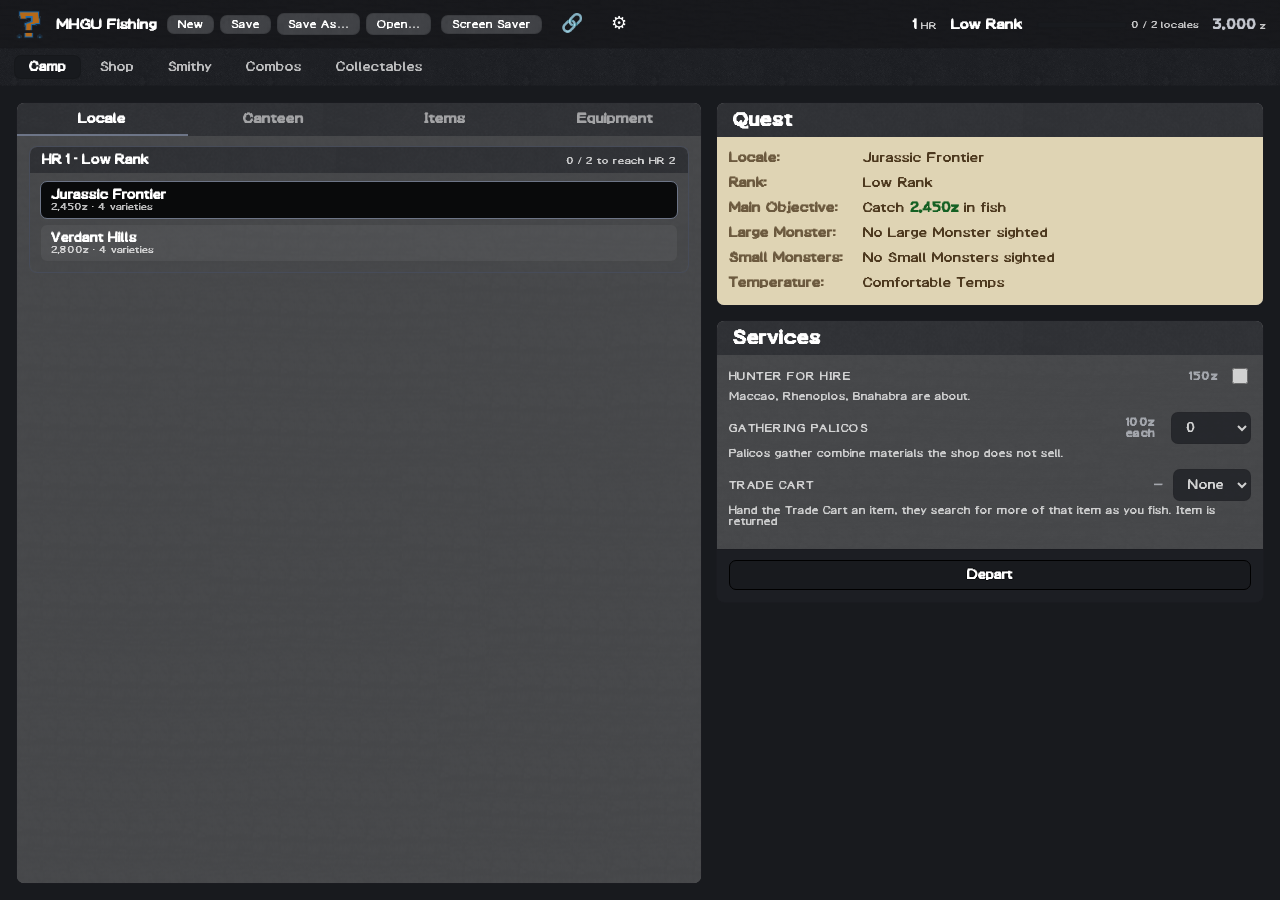
<file: docs/index.html>
<!DOCTYPE html>
<html lang="en">
<head>
<meta charset="utf-8">
<meta name="viewport" content="width=device-width, initial-scale=1">
<title>MHGU Fishing</title>
<!-- Whetfish: the first thing almost anyone catches here. -->
<link rel="icon" type="image/png" href="assets/FishIcons/MH4G-Fish_Icon_Yellow.png">
<link rel="stylesheet" href="styles.css?v=358">
</head>
<body>

<div id="app">

  <header class="titlebar titlebar-header">
    <img class="title-icon" src="assets/MonsterIcons/MHGU-Plesioth_Icon.webp" alt="">
    <h1>MHGU Fishing</h1>
    <span class="filebar">
      <button id="newBtn"    class="btn tiny">New</button>
      <button id="saveBtn"   class="btn tiny">Save <span id="dirtyDot" class="dirty-dot hidden">&#9679;</span></button>
      <button id="saveAsBtn" class="btn tiny">Save As&hellip;</button>
      <button id="openBtn"   class="btn tiny">Open&hellip;</button>
    </span>
    <input type="file" id="importFile" accept=".json,application/json" class="hidden">
    <button id="saverBtn" class="btn tiny">Screen Saver</button>
    <button id="linksBtn" class="icon-btn" title="Other MHGU apps" aria-label="Other MHGU apps">&#128279;</button>
    <button id="themeBtn" class="icon-btn" title="Theme" aria-label="Theme">&#9881;</button>
    <div class="stats">
      <span class="stat" title="Hunter Rank"><b id="hrValue">1</b><i>HR</i></span>
      <span class="stat"><b id="rankName">Low Rank</b></span>
      <span class="stat"><span class="xpbar"><i id="xpFill"></i></span><i id="xpText">0 / 0</i></span>
      <span class="stat zenny"><b id="zenny">0</b><i>z</i></span>
    </div>
  </header>

  <nav class="tabbar">
    <button id="navCamp" class="tab active">Camp</button>
    <button id="navShop" class="tab">Shop</button>
    <button id="navSmithy" class="tab">Smithy</button>
    <button id="navCombos" class="tab">Combos</button>
    <button id="navGuide" class="tab">Collectables</button>
  </nav>

  <main class="content">
   <div class="inner">

    <!-- ── Camp: prep, then depart ───────────────────────────────────────── -->
    <section id="camp" class="screen active">
      <div class="camp-grid">

        <!-- Prep is three steps, so it is three tabs. Only one matters at a time
             and each wants the whole panel: the locale list is long, the meal
             table is wide, and a pouch is only useful if you can see rows of it.
             The quest itself is NOT in here — it is the thing all three choices
             are made against, so it stays on screen throughout. -->
        <div class="panel tabs-panel">
          <div class="panel-head tab-head">
            <button id="tabLocale" class="ptab active">Locale</button>
            <button id="tabCanteen" class="ptab">Canteen</button>
            <button id="tabItems" class="ptab">Items</button>
            <!-- The same answer the smithy gives, put where the decision is made:
                 checking what you have on should not mean leaving camp. -->
            <button id="tabWorn" class="ptab">Equipment</button>
          </div>

          <div id="paneLocale" class="panel-body pane active">
            <div id="localeList" class="rung-panels"></div>
          </div>

          <div id="paneCanteen" class="panel-body pane">
            <p id="mealStats" class="mealstats"></p>
            <p id="mealFresh" class="mealfresh"></p>
            <p class="hint">A meal provides temporary buffs to HP and/or Stamina</p>
            <div class="meal-wrap table-wrap">
              <table class="meal-table">
                <thead><tr>
                  <th>Name</th><th>Health</th><th>Stamina</th><th>Cost</th>
                </tr></thead>
                <tbody id="mealTable"></tbody>
              </table>
            </div>
          </div>

          <div id="paneWorn" class="panel-body pane"></div>

          <div id="paneItems" class="panel-body pane">
            <div class="subtabs">
              <button id="subBait" class="subtab active">Bait Pouch
                <b id="tackleCount" class="slots">0 / 5</b></button>
              <button id="subItem" class="subtab">Item Pouch
                <b id="pouchCount" class="slots">0 / 6</b></button>
            </div>
            <div id="paneBait" class="subpane active">
              <ul id="tackleList" class="pouch"></ul>
            </div>
            <div id="paneItem" class="subpane">
              <ul id="pouchList" class="pouch"></ul>
            </div>
          </div>
        </div>

        <div class="camp-right">

        <div class="panel quest-panel">
          <div class="panel-head">Quest</div>
          <div class="panel-body">
            <div id="departSummary" class="depart-summary"></div>
          </div>
        </div>

        <div class="panel services-panel">
          <div class="panel-head">Services</div>
          <div class="panel-body">
            <label class="field slotrow hire">
              <span>Hunter for Hire</span>
              <span class="hire-right">
                <b id="hireCost" class="money"></b>
                <input type="checkbox" id="hireToggle">
              </span>
            </label>
            <p class="hint" id="hireHint"></p>

            <label class="field slotrow hire">
              <span>Gathering Palicos</span>
              <span class="hire-right">
                <b id="palicoCost" class="money"></b>
                <select id="palicoPick">
                  <option value="0">0</option>
                  <option value="1">1</option>
                  <option value="2">2</option>
                </select>
              </span>
            </label>
            <p class="hint" id="palicoHint"></p>

            <label class="field slotrow hire">
              <span>Trade Cart</span>
              <span class="hire-right">
                <b id="tradeCost" class="money"></b>
                <select id="tradePick"></select>
              </span>
            </label>
            <p class="hint" id="tradeHint"></p>
          </div>
          <div class="depart">
            <button id="departBtn" class="btn accent block">Depart</button>
          </div>
        </div>

        </div>

      </div>
    </section>

    <!-- ── Quest: the trip ───────────────────────────────────────────────── -->
    <section id="quest" class="screen">
      <div class="quest-head">
        <div class="gauges">
          <div class="gauge hp">
            <label>HP</label>
            <div class="bar"><i id="hpFill"></i></div>
            <span id="hpText">100 / 100</span>
          </div>
          <div class="gauge sta">
            <label>Stamina</label>
            <div class="bar"><i id="staFill"></i></div>
            <span id="staText">110 / 110</span>
          </div>
        </div>
        <div class="quest-meta">
          <span id="questLocale"></span>
          <span id="questClimate" class="climate"></span>
          <span id="questBait"></span>
        </div>
        <button id="returnBtn" class="btn accent">Retire</button>
      </div>

      <div class="quest-body">
        <div class="water" id="water">
          <!-- Only the button up here. The message moved to the foot, beside the
               bars, so the pond has the same thing above it in every state. -->
          <div id="castArea" class="cast-area">
            <button id="castBtn" class="btn accent big">Cast</button>
          </div>

          <!-- The pond OUTLIVES the cast. It used to live inside #reel, which is
               hidden between casts, so a pool that persists would have rendered
               into a hidden 0x0 box. The reel is the tension gear only now. -->
          <div id="pond" class="pond"></div>

          <!-- The foot. Everything that talks to you lives here — the bars while
               you are reeling, the result when you are not — and the two share one
               grid cell so neither can push the pond around. -->
          <div class="water-foot">
          <div id="reel" class="reel hidden">
            <div id="tensionWrap" class="tension hidden">
              <div id="strikeBar" class="strike-bar"><i id="strikeFill"></i></div>
              <div id="tensionTrack" class="tension-track">
                <i id="tensionBand" class="band"></i>
                <b id="tensionPill" class="pill"></b>
              </div>
              <div class="progress"><i id="reelProgress"></i></div>
              <div class="progress escape"><i id="reelEscape"></i></div>
            </div>
            <b id="reelName" class="reel-name"></b>
            <p id="reelHint" class="reel-hint"></p>
          </div>
          <p id="castPrompt" class="cast-prompt"></p>
          </div>
        </div>

        <div class="quest-side">
        <!-- One pane, five tabs. The haul meta sits in the head rather than in
             the Haul tab, because how far off the goal you are is the reason to
             cast again and must not disappear behind another tab. -->
        <div class="panel side-pane">
          <div class="panel-head side-head">
            <div class="subtabs setline" id="sideTabs">
              <button class="subtab active" data-side="haul">Haul</button>
              <button class="subtab" data-side="status">Status</button>
              <button class="subtab" data-side="bait">Bait</button>
              <button class="subtab" data-side="items">Items</button>
              <button class="subtab" data-side="combine">Combine</button>
            </div>
            <span class="haul-meta"><b id="haulGoal">0 / 0</b>
              <span class="haul-value" id="haulValue">0z</span></span>
          </div>
          <div class="panel-body side-body">
            <div class="side-view active" data-side="haul">
              <p class="hint">Lose all your HP and you cart &mdash; the whole haul is lost.</p>
              <ul id="haulList"></ul>
            </div>
            <div class="side-view" data-side="status">
              <div id="buffLine" class="buffs"></div>
            </div>
            <div class="side-view" data-side="bait">
              <ul id="questTackle" class="qpouch tackle"></ul>
            </div>
            <div class="side-view" data-side="items">
              <ul id="questPouch" class="qpouch"></ul>
            </div>
            <div class="side-view" data-side="combine">
              <b id="combineBooks" class="slots"></b>
              <ul id="combineList" class="qpouch"></ul>
            </div>
          </div>
        </div>
        </div>
      </div>
    </section>

    <!-- ── Fish Guide ────────────────────────────────────────────────────── -->
    <section id="guide" class="screen">
      <div class="subtabs">
        <button id="subFish" class="subtab active">Fish</button>
        <button id="subLocales" class="subtab">Locales</button>
        <button id="subIngredients" class="subtab">Ingredients</button>
        <button id="subMonsters" class="subtab">Monster Log</button>
        <button id="subMaterials" class="subtab">Materials</button>
      </div>

      <div id="viewFish" class="subview active">
        <div class="guide-head">
          <div class="guide-progress">
            <span id="guideCount">0 / 240</span>
            <div class="bar wide"><i id="guideFill"></i></div>
            <span id="guideReach" class="reach"></span>
          </div>
        </div>
        <div id="guideGrid" class="guide-grid"></div>
      </div>

      <div id="viewLocales" class="subview">
        <div id="localeCatch" class="guide-grid"></div>
      </div>

      <div id="viewMonsters" class="subview">
        <div id="monsterGrid" class="guide-grid"></div>
      </div>

      <div id="viewMaterials" class="subview">
        <div id="materialGrid" class="guide-grid"></div>
      </div>

      <div id="viewIngredients" class="subview">
        <div class="guide-head">
          <div class="guide-progress">
            <span id="pantryCount">0 / 39</span>
            <div class="bar wide"><i id="pantryFill"></i></div>
          </div>
        </div>
        <div id="pantryGrid" class="guide-grid"></div>
      </div>
    </section>

    <!-- ── Combos: every recipe, and what it would cost you ─────────────── -->
    <section id="combos" class="screen">
      <div id="comboGrid" class="guide-grid"></div>
    </section>

    <!-- ── Smithy ────────────────────────────────────────────────────────── -->
    <!-- Gear only. It is forged from parts you took off a monster and paid for in
         zenny, which is a different transaction from buying bait, so it is a
         different room. -->
    <section id="smithy" class="screen">
      <div class="subtabs">
        <button id="subRods" class="subtab active">Rods &amp; Materials</button>
        <button id="subArmor" class="subtab">Armor</button>
        <button id="subCart" class="subtab">Trade Cart</button>
        <button id="subTrader" class="subtab">Marketplace</button>
      </div>

      <div id="viewRods" class="subview active">
        <div class="panel">
          <div class="panel-body table-wrap">
            <table class="shop-table smithy-table"><tbody id="rodTable"></tbody></table>
          </div>
        </div>
      </div>

      <div id="viewCart" class="subview">
        <div class="panel">
          <div class="panel-body table-wrap">
            <table class="shop-table smithy-table"><tbody id="cartTable"></tbody></table>
          </div>
        </div>
      </div>

      <div id="viewTrader" class="subview">
        <!-- Parts for the fifty-nine lines you cannot fish. Same rarity both
             ways, so the list you can see is decided by what you already hold. -->
        <div class="panel">
          <div class="panel-body">
            <div class="trade-pick">
              <label for="tradeGive">Trade in</label>
              <select id="tradeGive"></select>
              <span id="tradeHeld" class="count"></span>
            </div>
          </div>
          <div class="panel-body table-wrap">
            <table class="shop-table smithy-table"><tbody id="traderTable"></tbody></table>
          </div>
        </div>
      </div>

      <div id="viewArmor" class="subview">
        <!-- Only here: rods and the cart have nothing to say about a set. A
             column down the left of THIS view rather than the whole smithy, so
             the rod and cart tables keep their full width. -->
        <section id="wornPanel" class="panel worn-panel"></section>

        <!-- One entry per set, built at render time: a line only appears once you
             hold a part of the monster it is made from. A LIST rather than a tab
             strip — the marketplace takes this to fifty-six monsters, and that is
             not a row of tabs, it is a wall of them. -->
        <div id="armorLines" class="line-list"></div>
        <!-- The second axis is the TIER — base, S, X. A set is forged and worn as
             a set, so the three pieces of one tier belong on screen together. -->
        <div id="armorPieces" class="subtabs setline"></div>
        <div class="panel">
          <div class="panel-body table-wrap">
            <table class="shop-table smithy-table"><tbody id="armorTable"></tbody></table>
          </div>
        </div>
      </div>
    </section>

    <!-- ── Shop ──────────────────────────────────────────────────────────── -->
    <section id="shop" class="screen">
      <div class="panel">
        <div class="panel-body table-wrap">
          <table class="shop-table"><tbody id="shopTable"></tbody></table>
        </div>
      </div>
    </section>

   </div>
  </main>

</div>

<!-- ── Result modal ────────────────────────────────────────────────────── -->
<div id="modal" class="modal hidden">
  <div class="modal-box">
    <h2 id="modalTitle"></h2>
    <p id="modalBody"></p>
    <ul id="modalList" class="modal-list"></ul>
    <button id="modalOk" class="btn accent">OK</button>
  </div>
</div>

<div id="toast" class="toast hidden"></div>

<div id="linksModal" class="modal hidden">
  <div class="modal-card">
    <h2>Other MHGU Apps</h2>
    <p class="muted">For Non-MHGU Apps, you can visit the <a href="https://armoredraven17.github.io/" target="_blank" rel="noopener">Home Page</a></p>
    <ul class="app-links">
      <li>
        <a href="https://armoredraven17.github.io/MHGU-Quest-Randomizer/" target="_blank" rel="noopener">Quest Randomizer</a>
        <span class="app-desc">Rolls random quests when you can't decide what to hunt.</span>
      </li>
      <li>
        <a href="https://armoredraven17.github.io/mhgu-collection-tracker/" target="_blank" rel="noopener">Collection Tracker</a>
        <span class="app-desc">Tracks which weapons, armor and Palico gear you own, and what it costs to finish them.</span>
      </li>
      <li>
        <a href="https://armoredraven17.github.io/mhgu-equipment-box/" target="_blank" rel="noopener">Equipment Box</a>
        <span class="app-desc">Mirrors the in-game box — 2000 hunter slots and 1000 Palico — so you can plan where things sit.</span>
      </li>
      <li>
        <a href="https://armoredraven17.github.io/MHGU-Bingo/" target="_blank" rel="noopener">Bingo</a>
        <span class="app-desc">Builds a bingo card of hunting goals, with a shareable seed so a group can race the same board.</span>
      </li>
      <li>
        <a href="https://armoredraven17.github.io/MHGU-Hunting-Log/" target="_blank" rel="noopener">Hunting Log</a>
        <span class="app-desc">Keeps a running record of your hunts — what you were after, what you wore, who came along.</span>
      </li>
      <li>
        <a href="https://armoredraven17.github.io/MHGU-Zenny-Gauntlet/" target="_blank" rel="noopener">Zenny Gauntlet</a>
        <span class="app-desc">A scored challenge run — fail a hunt or get carted and you lose that weapon/style combo for the rest of the run.</span>
      </li>
      <li>
        <a href="https://armoredraven17.github.io/mhgu-set-builder/" target="_blank" rel="noopener">Set Builder</a>
        <span class="app-desc">Assemble a full set by hand and see exactly which skills it activates.</span>
      </li>
      <li>
        <a href="https://armoredraven17.github.io/mhgu-weapon-trees/" target="_blank" rel="noopener">Weapon Trees</a>
        <span class="app-desc">Browse every weapon upgrade tree, with full stats on any node you click.</span>
      </li>
      <li>
        <a href="https://armoredraven17.github.io/MHGU-Challenge-Run/" target="_blank" rel="noopener">Challenge Run</a>
        <span class="app-desc">A permadeath challenge run — start from a root weapon, lose it on any quest failure, clear every Key Quest.</span>
      </li>
      <li>
        <a href="https://armoredraven17.github.io/mhgu-charm-farm/" target="_blank" rel="noopener">Charm Farm</a>
        <span class="app-desc">A Clicker/Idle game about beating up various Brachydios until you finally get the desired God Charms you always wanted.</span>
      </li>
      <li>
        <a href="https://armoredraven17.github.io/mhgu-talisman-bingo/" target="_blank" rel="noopener">Talisman Bingo</a>
        <span class="app-desc">A bingo card of talisman conditions — keep drawing charms until one finally fills the line you needed.</span>
      </li>
      <li class="current">
        <span class="app-name">Fishing <span class="app-here">you are here</span></span>
        <span class="app-desc">A fishing sim on the game's own tables — prepare at camp, travel to a locale, come home with the catch.</span>
      </li>
      <li>
        <a href="https://armoredraven17.github.io/mhgu-armor-viewer/" target="_blank" rel="noopener">Armor Viewer</a>
        <span class="app-desc">Renders a hunter in 3D with every armor piece swappable, so you can mix and match a set.</span>
      </li>
      <li>
        <a href="https://armoredraven17.github.io/mhgu-monster-viewer/" target="_blank" rel="noopener">Monster Viewer</a>
        <span class="app-desc">Renders every monster in 3D with its own motion lists, so you can watch what they actually do.</span>
      </li>
      <li>
        <a href="https://armoredraven17.github.io/mhgu-armor-skills-explained/" target="_blank" rel="noopener">Armor Skills Explained</a>
        <span class="app-desc">Every armor skill: the game's own description, then what it actually does, with the numbers.</span>
      </li>
    </ul>
    <div class="row end gap">
      <button id="linksClose" class="btn">Close</button>
    </div>
  </div>
</div>

<!-- ── Settings modal ──────────────────────────────────────────────────── -->
<div id="themeModal" class="modal hidden">
  <div class="modal-box theme-box">
    <h2>Settings</h2>
    <h3 class="set-head">Controls</h3>
    <label class="setting">
      <input type="checkbox" id="spaceToCast">
      <span>
        <b>Tap Space to cast</b>
        <i>Three quick taps, so a stray press cannot spend a cast. The Cast button always works.</i>
      </span>
    </label>
    <h3 class="set-head">Theme</h3>
    <div id="swatchGrid" class="swatches"></div>
    <button id="themeClose" class="btn accent">Done</button>
  </div>
</div>

<!-- ── Screen Saver ────────────────────────────────────────────────────── -->
<div id="saverModal" class="modal hidden">
  <div class="modal-box saver-box">
    <h2>Screen Saver</h2>
    <p class="saver-note">The water on its own. No casting, no clock.</p>

    <label class="saver-field">
      <span>Pool Size</span>
      <span class="saver-range">
        <input type="range" id="saverSize" min="1" max="60" step="1">
        <b id="saverSizeOut">18</b>
      </span>
    </label>

    <label class="saver-field">
      <span>Locale</span>
      <select id="saverLocale"></select>
    </label>

    <div class="saver-actions">
      <button id="saverStart" class="btn accent">Start</button>
      <button id="saverClose" class="btn tiny">Close</button>
    </div>
  </div>
</div>

<!-- The saver itself. Outside every view, because it answers to the window and
     not to wherever you happened to be standing when you opened it. -->
<div id="saverStage" class="saver-stage hidden">
  <!-- .pond as well, so the water is the game's water and not a copy of it. -->
  <div id="saverWater" class="pond saver-water"></div>
  <div class="saver-bar">
    <button id="saverFull" class="btn tiny">Fullscreen</button>
    <button id="saverExit" class="btn tiny">Exit</button>
  </div>
</div>

<script src="data/ores.js?v=356"></script>
<script src="data/fish.js?v=356"></script>
<script src="data/locales.js?v=356"></script>
<script src="data/meals.js?v=356"></script>
<script src="data/canteen.js?v=356"></script>
<script src="data/armorlines.js?v=356"></script>
<script src="data/monsterparts.js?v=356"></script>
<script src="data/armorstats.js?v=356"></script>
<script src="data/themes.js?v=356"></script>
<script src="theme.js?v=356"></script>
<script src="game.js?v=356"></script>
<script src="roll.js?v=356"></script>
<script src="app.js?v=356"></script>
<script src="guide.js?v=356"></script>
<script src="prep.js?v=356"></script>
<script src="fishing.js?v=356"></script>
<script src="quest.js?v=356"></script>
<script src="ui.js?v=357"></script>
<script src="savefile.js?v=356"></script>
<script src="screensaver.js?v=356"></script>
</body>
</html>
</file>
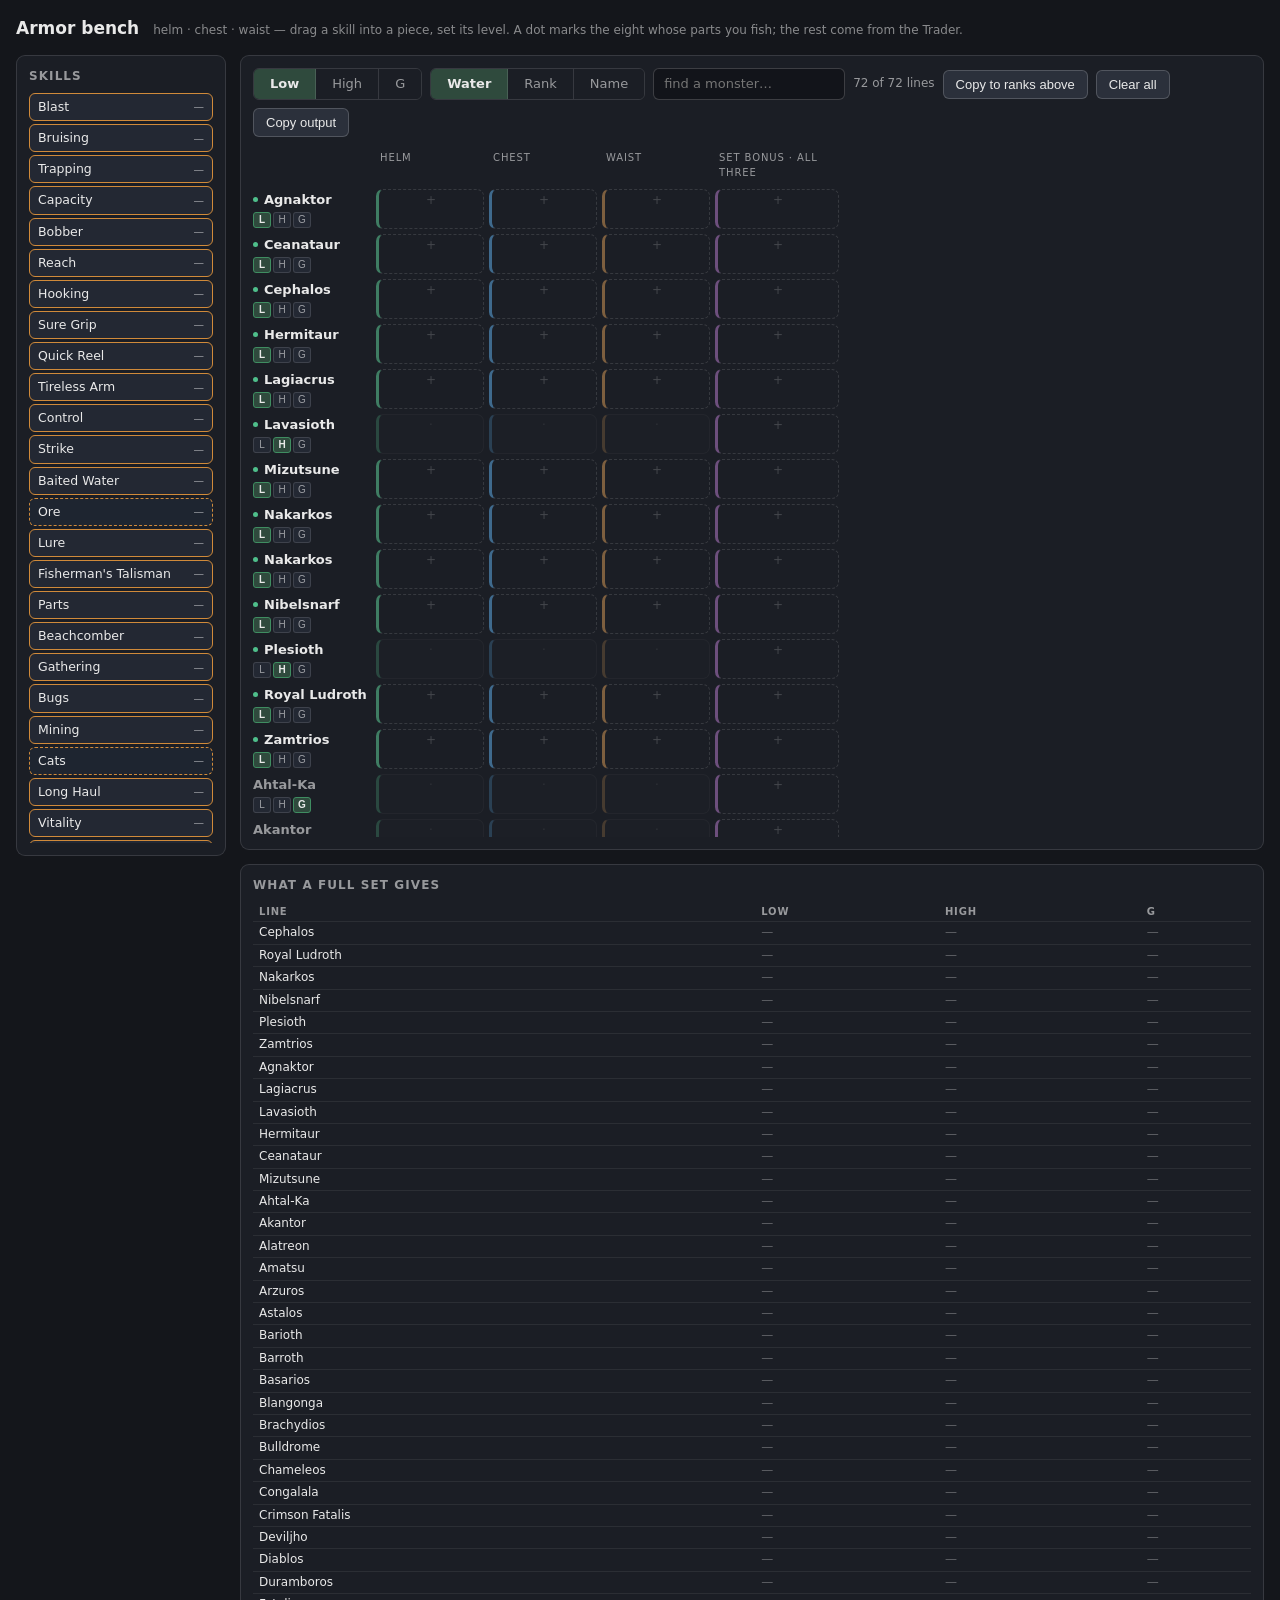
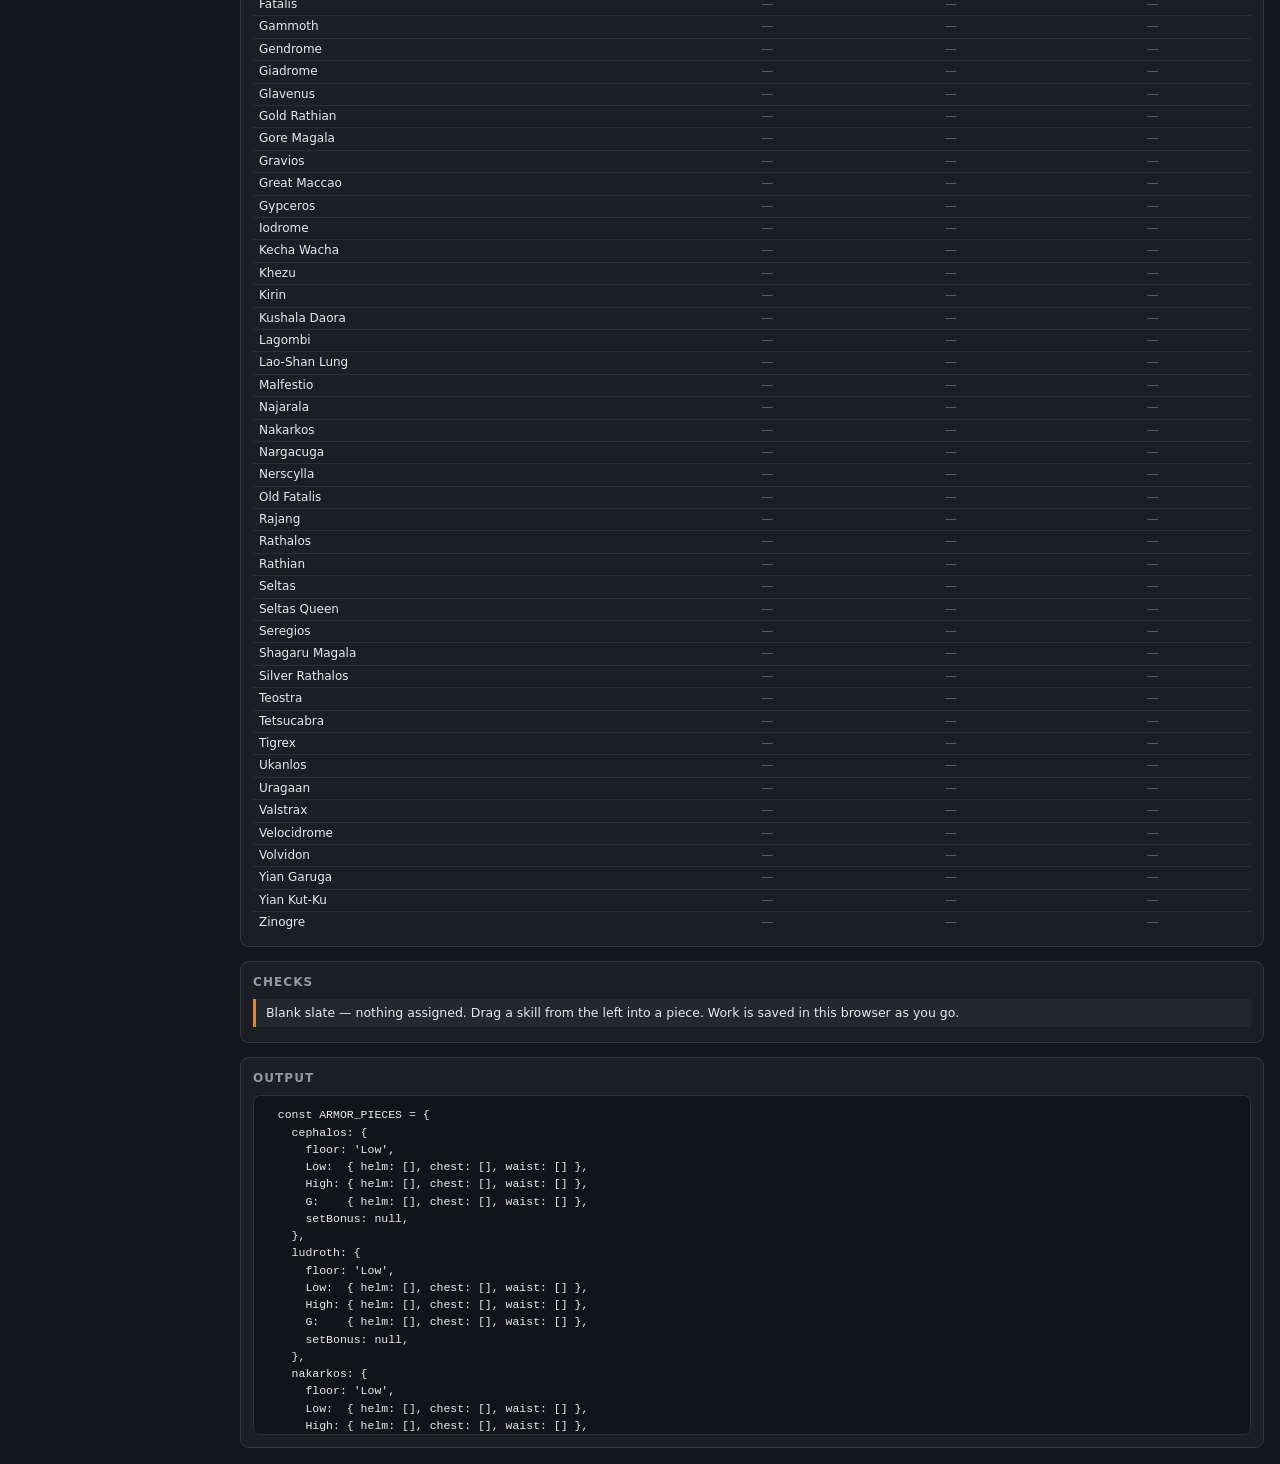
<file: tools/armor.html>
<!doctype html>
<meta charset="utf-8">
<title>MHGU Fishing — armor bench</title>
<meta name="viewport" content="width=device-width,initial-scale=1">
<!-- Relative paths resolve against the app folder so game.js finds its data. -->
<base href="../docs/">
<style>
  /* Lives OUTSIDE docs/ on purpose. GitHub Pages serves docs/ and nothing else,
     so this cannot reach a player however it is linked. It reads the game's real
     EFFECTS and ARMOR_LINES for names and ids, so nothing here can go stale. */
  :root{
    --bg:#14161b; --card:#1b1e25; --line:#ffffff1f; --ink:#e9e9e9; --dim:#ffffff8c;
    --helm:#3f7d63; --chest:#3f6a8d; --waist:#7d5f3f; --set:#6d4f7d;
    --warn:#d08a3a; --bad:#c9524a; --good:#4fbf8b;
  }
  *{box-sizing:border-box}
  body{margin:0;background:var(--bg);color:var(--ink);
       font:14px/1.45 system-ui,-apple-system,Segoe UI,sans-serif}
  /* Deliberately 1fr and not max-content: the right column also holds the totals
     table and the export block, so sizing it to content made the PAGE wider than
     the window and scrolled it sideways. The grid inside is fixed-width and sits
     left; a little air to its right costs nothing. */
  .wrap{max-width:1500px;margin:0 auto;padding:16px;display:grid;gap:14px;
        grid-template-columns:210px minmax(0,1fr)}
  h1{grid-column:1/-1;margin:0;font-size:17px;font-weight:600}
  h1 small{font-weight:400;opacity:.55;font-size:12px;margin-left:8px}
  .card{background:var(--card);border:1px solid var(--line);border-radius:9px;padding:12px}
  /* Stays beside the grid however far down the page you go. */
  .wrap > .card:first-of-type{position:sticky;top:16px;align-self:start}
  h2{margin:0 0 8px;font-size:12px;text-transform:uppercase;letter-spacing:.09em;color:var(--dim)}

  /* ── Palette ─────────────────────────────────────────────────────────── */
  .pal{display:grid;gap:3px;max-height:calc(100vh - 150px);overflow-y:auto}
  .chip{
    background:#232833;border:1px solid var(--line);border-radius:6px;
    padding:4px 8px;font-size:12.5px;cursor:grab;user-select:none;
    display:flex;justify-content:space-between;align-items:center;gap:6px;
  }
  .chip:active{cursor:grabbing}
  .chip.dragging{opacity:.4}
  .chip small{color:var(--dim);font-size:10.5px;white-space:nowrap}
  .chip.proposed{border-style:dashed;border-color:#ffffff3d;background:#1e2530}
  .chip.unused{border-color:var(--warn)}

  /* ── Rank tabs and buttons ───────────────────────────────────────────── */
  .segs{display:flex;border:1px solid var(--line);border-radius:6px;overflow:hidden}
  .segs button{font:inherit;font-size:13px;padding:6px 16px;background:#1b1e25;
               color:var(--dim);border:0;border-right:1px solid var(--line);cursor:pointer}
  .segs button:last-child{border-right:0}
  .segs button[aria-pressed="true"]{background:#2f4a3d;color:var(--ink);font-weight:600}
  .row{display:flex;gap:8px;flex-wrap:wrap;align-items:center;margin-bottom:10px}
  button.act{background:#2b303b;color:var(--ink);border:1px solid #ffffff2e;
             border-radius:6px;padding:6px 12px;font-size:13px;cursor:pointer}
  button.act:hover{background:#353b48}
  input[type="search"]{background:#12141a;color:var(--ink);border:1px solid #ffffff2e;
                       border-radius:6px;padding:6px 10px;font:inherit;font-size:13px;min-width:180px}
  .count{font-size:12px;color:var(--dim);font-variant-numeric:tabular-nums}

  /* ── The grid ────────────────────────────────────────────────────────── */
  /* Seventy-one lines is taller than any screen, and the palette you drag FROM
     sits beside it — so if the page scrolls, the source leaves the viewport and
     the lines further down cannot be reached at all. The grid gets its own
     scroller instead, and the palette stays where it is. */
  .grid-scroll{max-height:calc(100vh - 210px);min-height:320px;overflow:auto;
               padding-right:4px}
  /* FIXED widths, deliberately not max-content. Entries wrap inside a cell, but
     max-content measures as though they never do — so a piece holding five skills
     dragged its whole column out to 328px, and every drop made the browser
     recompute intrinsic widths across 355 cells. That is what was widening the
     columns again and what was hanging Edge. Fixed columns cost nothing to lay
     out and cannot be pushed around by their contents. */
  .grid{display:grid;grid-template-columns:118px repeat(3,108px) 124px;
        gap:5px;justify-content:start}
  .ghead{font-size:10px;text-transform:uppercase;letter-spacing:.09em;color:var(--dim);
         padding:4px 4px 4px;position:sticky;top:0;z-index:2;background:var(--card)}
  .lname{display:flex;align-items:center;font-weight:600;font-size:13px;color:var(--dim)}
  /* The eight whose parts you FISH. Everything else is Trader-only. */
  .lname.fished{color:var(--ink)}
  .lname{flex-direction:column;align-items:flex-start;gap:3px;justify-content:center}
  .lname .ln{display:flex;align-items:center}
  .lname.fished .ln::before{content:'';width:5px;height:5px;border-radius:50%;
                            background:var(--good);margin-right:6px;flex:none}
  /* The lowest rank this set exists at. Below it the row has no pieces. */
  .floor{display:flex;gap:2px}
  .floor button{width:18px;height:16px;padding:0;line-height:1;font-size:10px;
                background:#232833;color:var(--dim);border:1px solid var(--line);
                border-radius:3px;cursor:pointer}
  .floor button.on{background:#2f4a3d;color:var(--ink);border-color:#3f8d61;font-weight:600}
  .cell.shut{border-style:solid;border-color:#ffffff12;background:#ffffff05;opacity:.45}
  .cell{
    border:1px dashed var(--line);border-radius:7px;padding:4px;min-height:40px;
    display:flex;flex-wrap:wrap;align-items:flex-start;align-content:flex-start;gap:3px;
    min-width:0;overflow:hidden;
  }
  .cell.over{border-style:solid;background:#ffffff0f}
  .cell.helm{border-left:3px solid var(--helm)}
  .cell.chest{border-left:3px solid var(--chest)}
  .cell.waist{border-left:3px solid var(--waist)}
  .cell.setb{border-left:3px solid var(--set)}
  /* Was 'drop a skill', which at ~60px set a floor under every column. */
  .cell .none{font-size:12px;color:#ffffff2e;margin:auto;line-height:1}
  /* Entries hug their text and sit side by side, so a piece carrying two skills
     costs one row rather than two and more of the bench fits on screen. */
  .ent{
    display:inline-flex;align-items:center;gap:3px;background:#232833;
    border:1px solid var(--line);border-radius:5px;padding:1px 3px;font-size:11px;
    max-width:100%;
  }
  .ent .nm{flex:0 1 auto;min-width:0;overflow:hidden;text-overflow:ellipsis;
           white-space:nowrap;cursor:grab}
  .ent .lv{flex:none;min-width:15px;height:15px;line-height:1;padding:0 3px;font-size:10.5px;
           background:#2f4a3d;color:var(--ink);border:1px solid #ffffff2e;border-radius:3px;
           cursor:pointer;font-variant-numeric:tabular-nums;font-weight:600}
  .ent .lv:hover{background:#3c5f4e}
  .ent .rm{flex:none;background:none;border:0;color:#ffffff5c;cursor:pointer;
           font-size:12px;line-height:1;padding:0 1px}
  .ent .rm:hover{color:var(--bad)}

  /* ── Checks and output ───────────────────────────────────────────────── */
  .warn{border-left:3px solid var(--warn);padding:5px 10px;margin:3px 0;
        font-size:12.5px;background:#ffffff0a}
  .warn.bad{border-left-color:var(--bad)}
  .warn.ok{border-left-color:var(--good)}
  pre{margin:0;white-space:pre;overflow-x:auto;font:11.5px/1.5 ui-monospace,Menlo,Consolas,monospace;
      background:#12141a;border:1px solid var(--line);border-radius:7px;padding:10px;
      max-height:340px;overflow-y:auto}
  table.tot{width:100%;border-collapse:collapse;font-size:12px}
  table.tot th{text-align:left;font-weight:600;color:var(--dim);font-size:10px;
               text-transform:uppercase;letter-spacing:.08em;padding:2px 6px}
  table.tot td{padding:2px 6px;border-top:1px solid #ffffff12;vertical-align:top}
  table.tot td.n{font-variant-numeric:tabular-nums;white-space:nowrap}
  .over5{color:var(--bad);font-weight:600}
</style>

<div class="wrap">
  <h1>Armor bench
    <small>helm &middot; chest &middot; waist &mdash; drag a skill into a piece, set its level.
      A dot marks the eight whose parts you fish; the rest come from the Trader.</small></h1>

  <div class="card">
    <h2>Skills</h2>
    <div class="pal" id="pal"></div>
  </div>

  <div style="display:grid;gap:14px;min-width:0">
    <div class="card">
      <div class="row">
        <div class="segs" role="group" id="rankSegs">
          <button data-rank="Low" aria-pressed="true">Low</button>
          <button data-rank="High" aria-pressed="false">High</button>
          <button data-rank="G" aria-pressed="false">G</button>
        </div>
        <div class="segs" role="group" id="sortSegs" title="line order">
          <button data-sort="water" aria-pressed="true">Water</button>
          <button data-sort="rank" aria-pressed="false">Rank</button>
          <button data-sort="name" aria-pressed="false">Name</button>
        </div>
        <input type="search" id="lineFilter" placeholder="find a monster&hellip;" autocomplete="off">
        <span id="shownCount" class="count"></span>
        <button class="act" id="applyAll">Copy to ranks above</button>
        <button class="act" id="clear">Clear all</button>
        <button class="act" id="copy">Copy output</button>
      </div>
      <div class="grid-scroll"><div class="grid" id="grid"></div></div>
    </div>

    <div class="card">
      <h2>What a full set gives</h2>
      <div style="overflow-x:auto"><table class="tot" id="totals"></table></div>
    </div>

    <div class="card">
      <h2>Checks</h2>
      <div id="checks"></div>
    </div>

    <div class="card">
      <h2>Output</h2>
      <pre id="out"></pre>
    </div>
  </div>
</div>

<!-- Loaded with a fresh query every time. A dev tool that reads the game's data
     while that data is being edited must never serve a cached copy: an hour was
     lost to a bench showing eight monsters while game.js had eleven. -->
<script>
  (function () {
    var t = '?t=' + Date.now();
    var files = ['data/ores.js', 'data/fish.js', 'data/locales.js', 'data/meals.js',
                 'data/canteen.js', 'data/armorlines.js', 'data/monsterparts.js', 'data/armorstats.js', 'game.js',
                 '../tools/skills-data.js', '../tools/armor.js'];
    for (var i = 0; i < files.length; i++)
      document.write('<script src="' + files[i] + t + '"><\/script>');
  })();
</script>
</file>
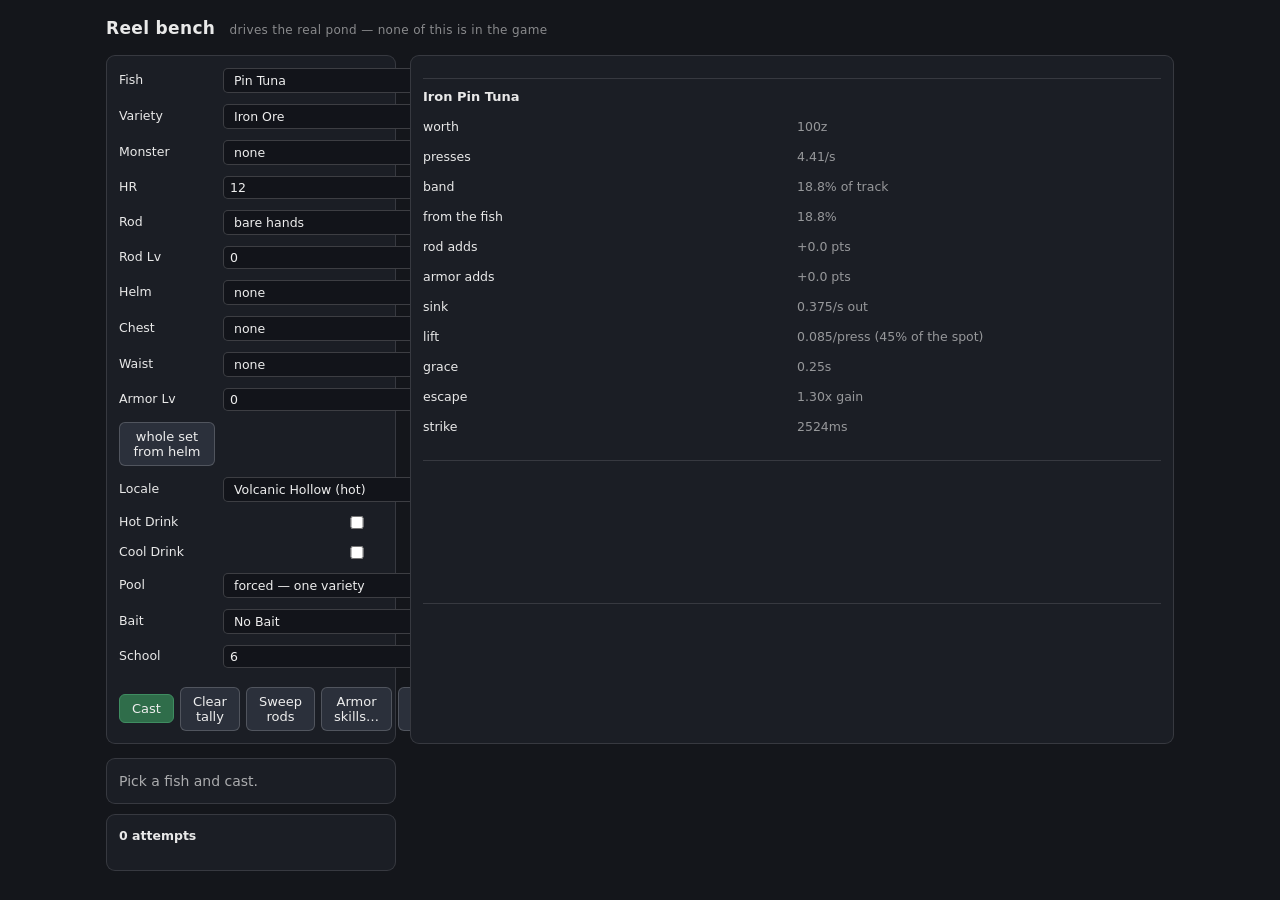
<file: tools/bench.html>
<!doctype html>
<meta charset="utf-8">
<title>MHGU Fishing — reel bench</title>
<meta name="viewport" content="width=device-width,initial-scale=1">
<!-- Everything relative resolves against the app folder, so fishing.js finds
     its fish and monster icons without knowing the bench exists. -->
<base href="../docs/">
<link rel="stylesheet" href="styles.css?v=268">
<style>
  /* Lives OUTSIDE docs/ on purpose. GitHub Pages serves docs/ and nothing else,
     so a debug page in here cannot reach a player however it is linked. It loads
     the game's own data and fishing.js across the boundary and drives the real
     pond, so what it measures is what the game does. */
  body{margin:0;background:#14161b;color:#e9e9e9;font:14px/1.45 system-ui,sans-serif}
  .wrap{max-width:1100px;margin:0 auto;padding:16px;display:grid;gap:14px;
        grid-template-columns:290px minmax(0,1fr)}
  h1{grid-column:1/-1;margin:0;font-size:17px;font-weight:600;letter-spacing:.02em}
  h1 small{font-weight:400;opacity:.55;font-size:12px;margin-left:8px}
  .card{background:#1b1e25;border:1px solid #ffffff1f;border-radius:9px;padding:12px}
  label{display:grid;grid-template-columns:96px minmax(0,1fr);gap:8px;
        align-items:center;margin-bottom:6px;font-size:12.5px}
  select,input{background:#12141a;color:#eee;border:1px solid #ffffff2e;
               border-radius:5px;padding:3px 6px;font-size:12.5px;width:100%}
  button{background:#2b303b;color:#eee;border:1px solid #ffffff2e;border-radius:6px;
         padding:6px 12px;font-size:13px;cursor:pointer}
  button:hover{background:#353b48}
  button.go{background:#2f6d4a;border-color:#3f8d61}
  .row{display:flex;gap:8px;margin-top:8px}
  .row button{flex:1}
  .nums{display:grid;grid-template-columns:1fr 1fr;gap:2px 10px;margin-top:10px;
        padding-top:9px;border-top:1px solid #ffffff1f;font-variant-numeric:tabular-nums;
        font-size:12.5px}
  .nums b{grid-column:1/-1;font-size:13px}
  .nums span:nth-child(odd){opacity:.6}
  .tally{display:grid;grid-template-columns:auto 1fr;gap:2px 10px;font-size:12.5px;
         font-variant-numeric:tabular-nums}
  .tally i{font-style:normal;opacity:.6}
  .log{max-height:190px;overflow:auto;font-size:12px;margin-top:8px;
       display:grid;gap:2px;font-variant-numeric:tabular-nums}
  .log div{opacity:.85}
  .log .win{color:#7fd18d}
  .log .lose{color:#e2907f}
  .pondwrap{display:grid;gap:10px}
  .modal{position:fixed;inset:0;background:#000c;display:flex;align-items:center;
    justify-content:center;padding:24px;z-index:50}
  .modal.hidden{display:none}
  .modal-box{background:#1b1b1e;border:1px solid #ffffff26;border-radius:10px;
    max-width:900px;width:100%;max-height:85vh;display:flex;flex-direction:column}
  .modal-head{display:flex;align-items:center;justify-content:space-between;
    padding:10px 14px;border-bottom:1px solid #ffffff1a}
  #armorBody{overflow:auto;padding:12px 14px}
</style>

<div class="wrap">
  <h1>Reel bench <small>drives the real pond — none of this is in the game</small></h1>

  <div class="card">
    <label>Fish <select id="fish"></select></label>
    <label>Variety <select id="ore"></select></label>
    <label>Monster <select id="monster"></select></label>
    <label>HR <input id="hr" type="number" min="1" max="13" value="12"></label>
    <label>Rod <select id="rod"></select></label>
    <label>Rod Lv <input id="rodLvl" type="number" min="0" max="5" value="0"></label>
    <!-- Three slots, because armor is three pieces now and the whole point of
         the rework is that they need not agree. Mix them here to see what a
         mixed set actually does to a fish. -->
    <label>Helm <select id="armorHelm"></select></label>
    <label>Chest <select id="armorChest"></select></label>
    <label>Waist <select id="armorWaist"></select></label>
    <label>Armor Lv <input id="armorLvl" type="number" min="0" max="5" value="0"></label>
    <label title="Set all three to the same line and rank">
      <button id="wholeSet" type="button">whole set from helm</button></label>
    <label>Locale <select id="locale"></select></label>
    <label>Hot Drink <input id="hotDrink" type="checkbox"></label>
    <label>Cool Drink <input id="coolDrink" type="checkbox"></label>
    <label>Pool <select id="pool">
      <option value="forced">forced &mdash; one variety</option>
      <option value="natural">natural &mdash; the locale's own</option>
    </select></label>
    <label>Bait <select id="bait"></select></label>
    <label>School <input id="school" type="number" min="1" max="12" value="6"></label>
    <div class="row">
      <button id="cast" class="go">Cast</button>
      <button id="reset">Clear tally</button>
      <button id="sweep">Sweep rods</button>
      <button id="listArmor">Armor skills&hellip;</button>
      <button id="sightings">Sample sightings</button>
    </div>
  </div>

  <div class="card">
    <div class="nums" id="nums"></div>
    <div class="nums" id="worn"></div>
    <div class="nums" id="poolInfo"></div>
  </div>

  <div class="pondwrap">
    <div class="card">
      <div id="castArea"><p id="castPrompt" style="margin:0;opacity:.7">Pick a fish and cast.</p></div>
      <div id="reel" class="reel hidden">
        <div id="pond" class="pond"></div>
        <div id="tensionWrap" class="tension hidden">
          <div id="strikeBar" class="strike-bar"><i id="strikeFill"></i></div>
          <div id="tensionTrack" class="tension-track">
            <i id="tensionBand" class="band"></i>
            <b id="tensionPill" class="pill"></b>
          </div>
          <div class="progress"><i id="reelProgress"></i></div>
          <div class="progress escape"><i id="reelEscape"></i></div>
        </div>
        <b id="reelName" class="reel-name"></b>
        <p id="reelHint" class="reel-hint"></p>
      </div>
    </div>
    <div class="card">
      <div class="tally" id="tally"></div>
      <div class="log" id="log"></div>
    </div>
  </div>
</div>

<div id="armorModal" class="modal hidden">
  <div class="modal-box">
    <div class="modal-head">
      <b>Armor skills</b>
      <button id="armorClose" class="go">Close</button>
    </div>
    <div id="armorBody"></div>
  </div>
</div>

<script src="data/ores.js?v=268"></script>
<script src="data/fish.js?v=268"></script>
<script src="data/locales.js?v=268"></script>
<script src="data/meals.js?v=268"></script>
<script src="data/canteen.js?v=268"></script>
<script src="data/armorlines.js?v=268"></script>
<script src="data/monsterparts.js?v=268"></script>
<script src="data/armorstats.js?v=268"></script>
<!-- The bench reports what each skill DOES, not just its level, and the probes
     that know that live with the skill list. -->
<script src="../tools/skills-data.js?v=268"></script>
<script src="data/themes.js?v=268"></script>
<script src="theme.js?v=268"></script>
<script src="game.js?v=268"></script>
<script src="roll.js?v=268"></script>
<script src="fishing.js?v=268"></script>
<script src="../tools/bench.js"></script>
</file>
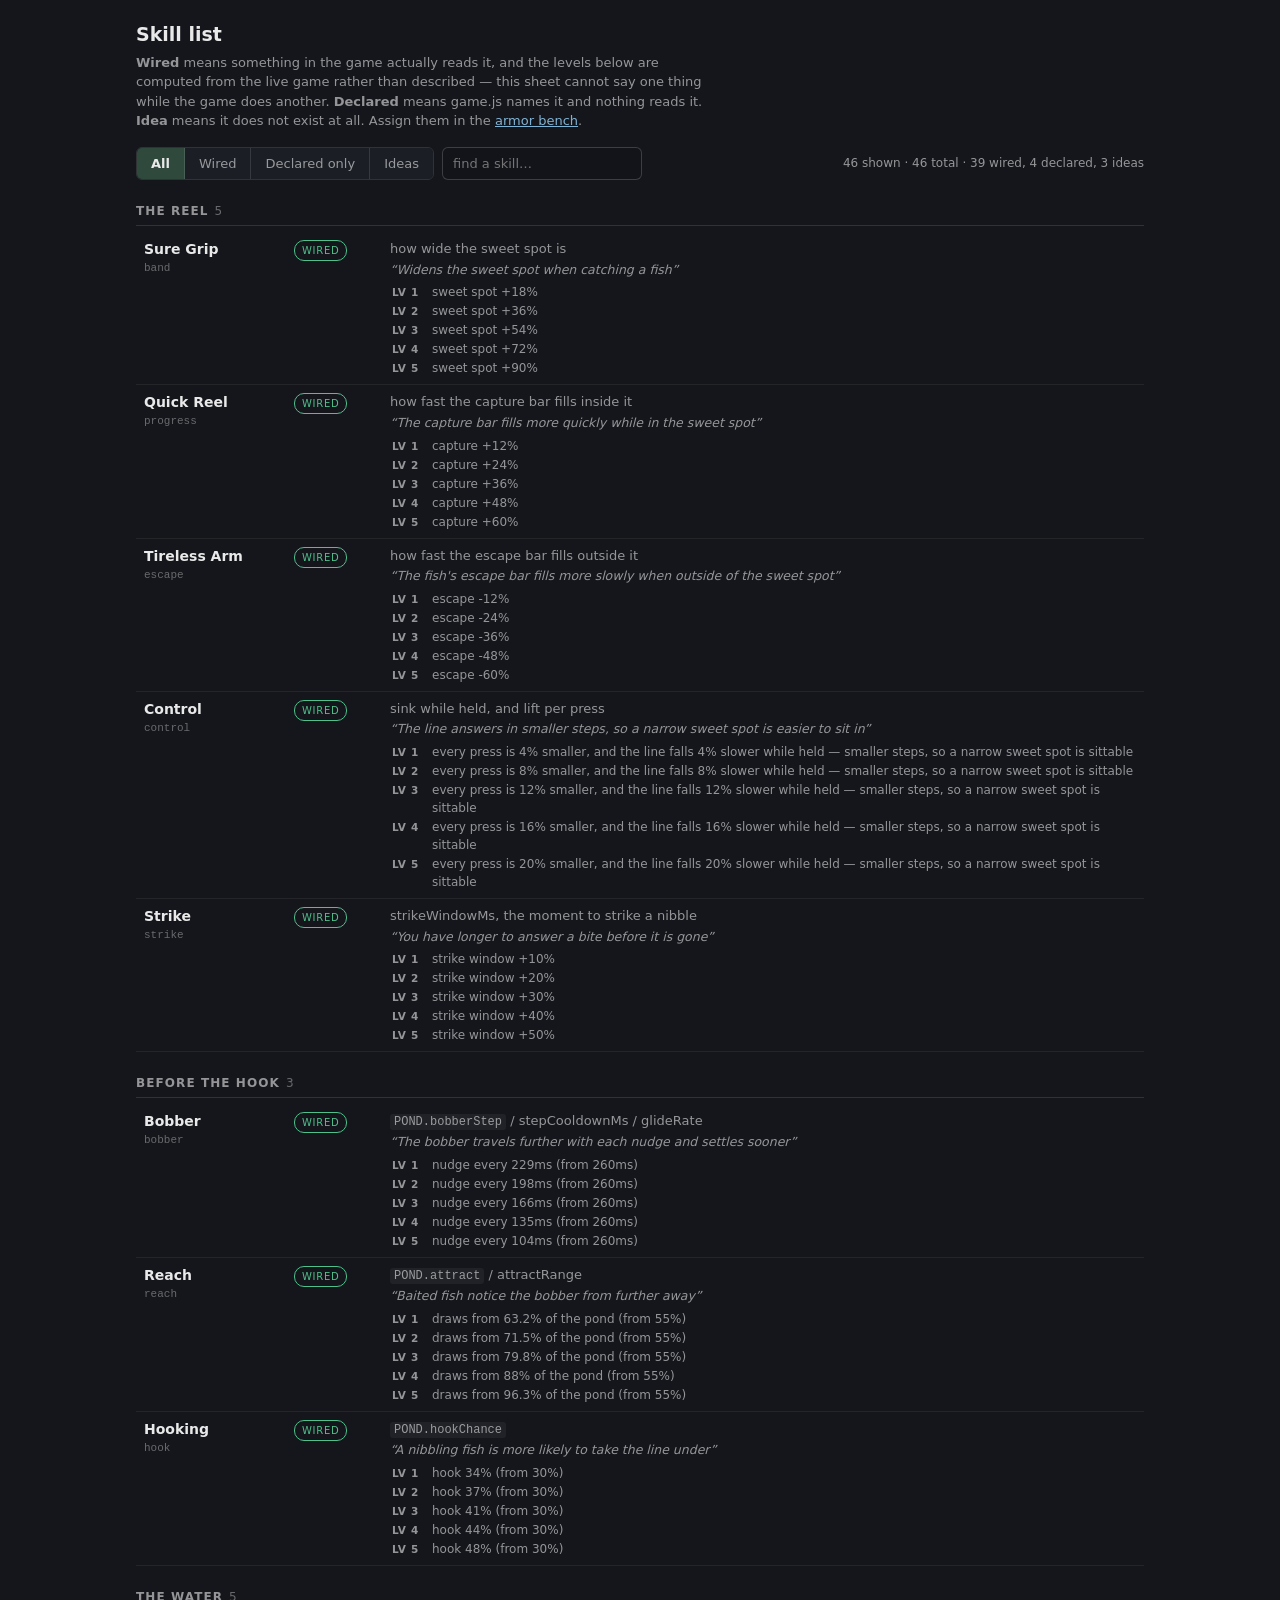
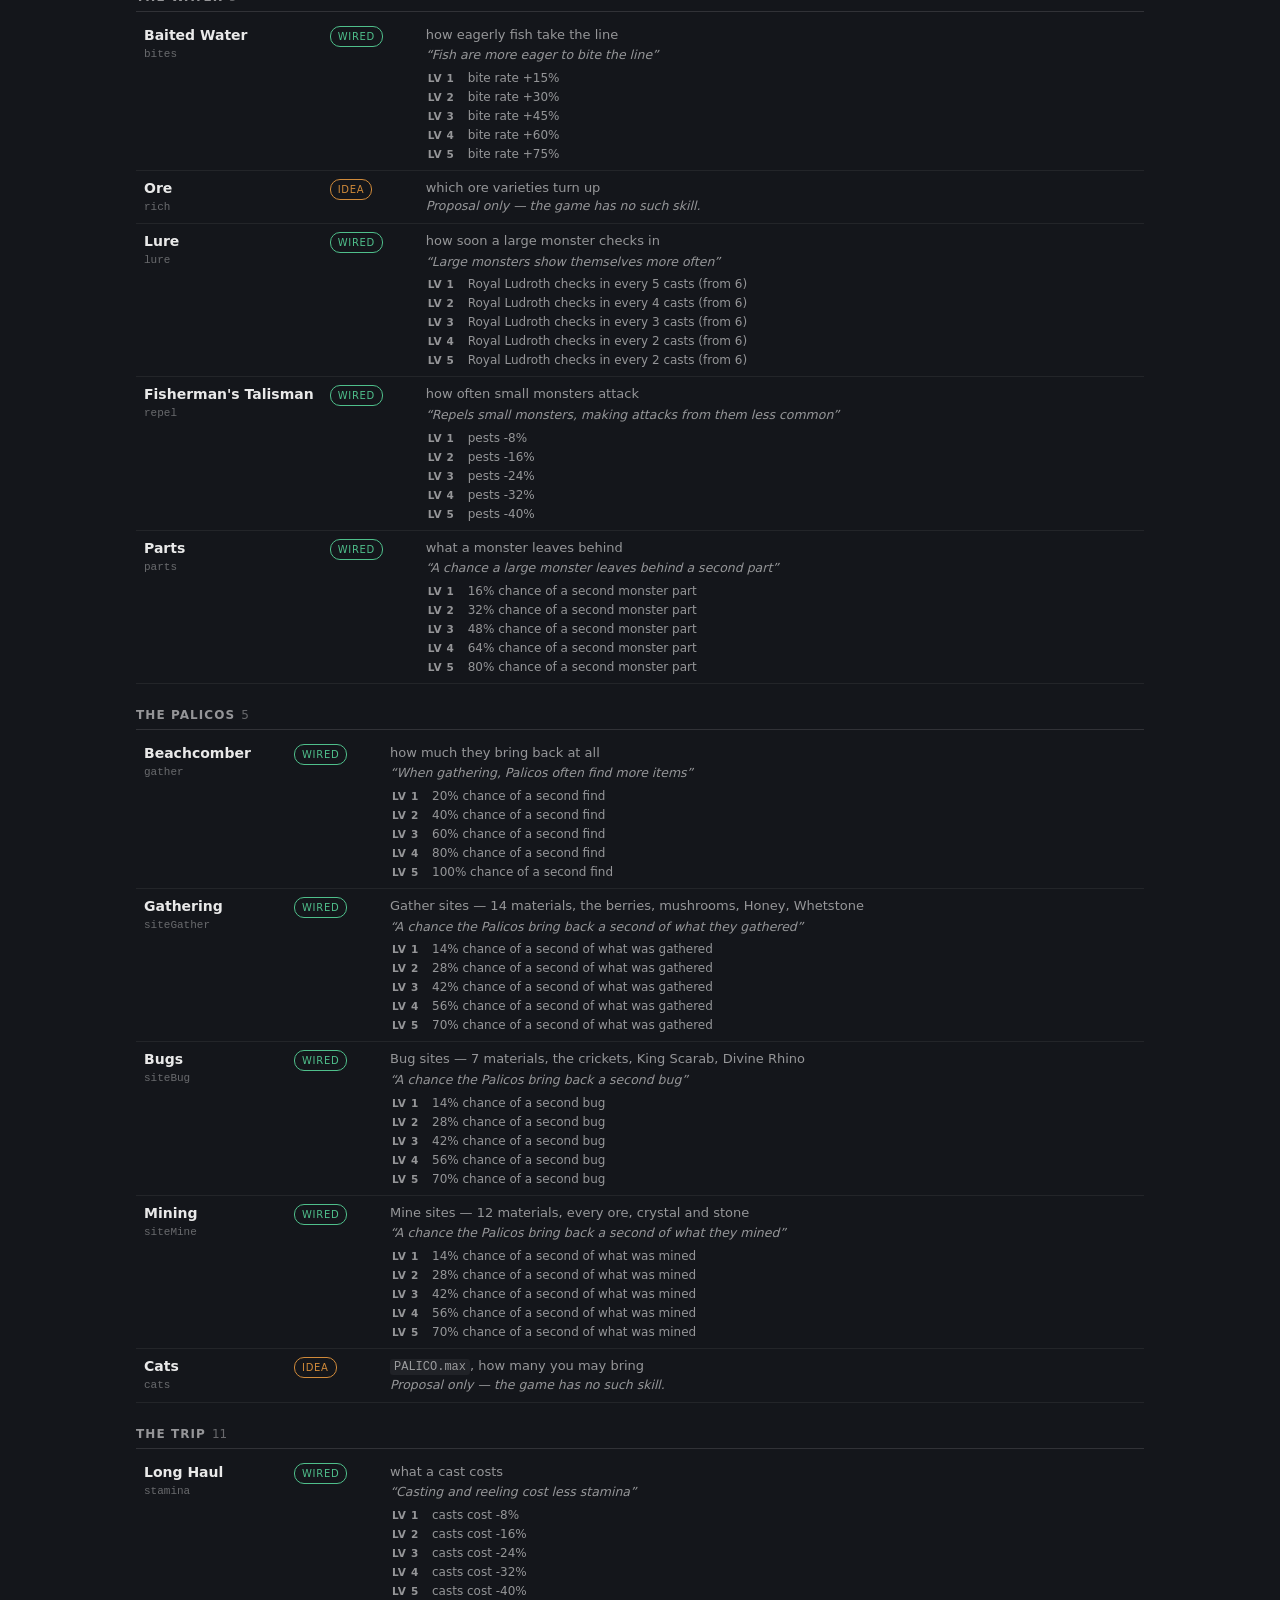
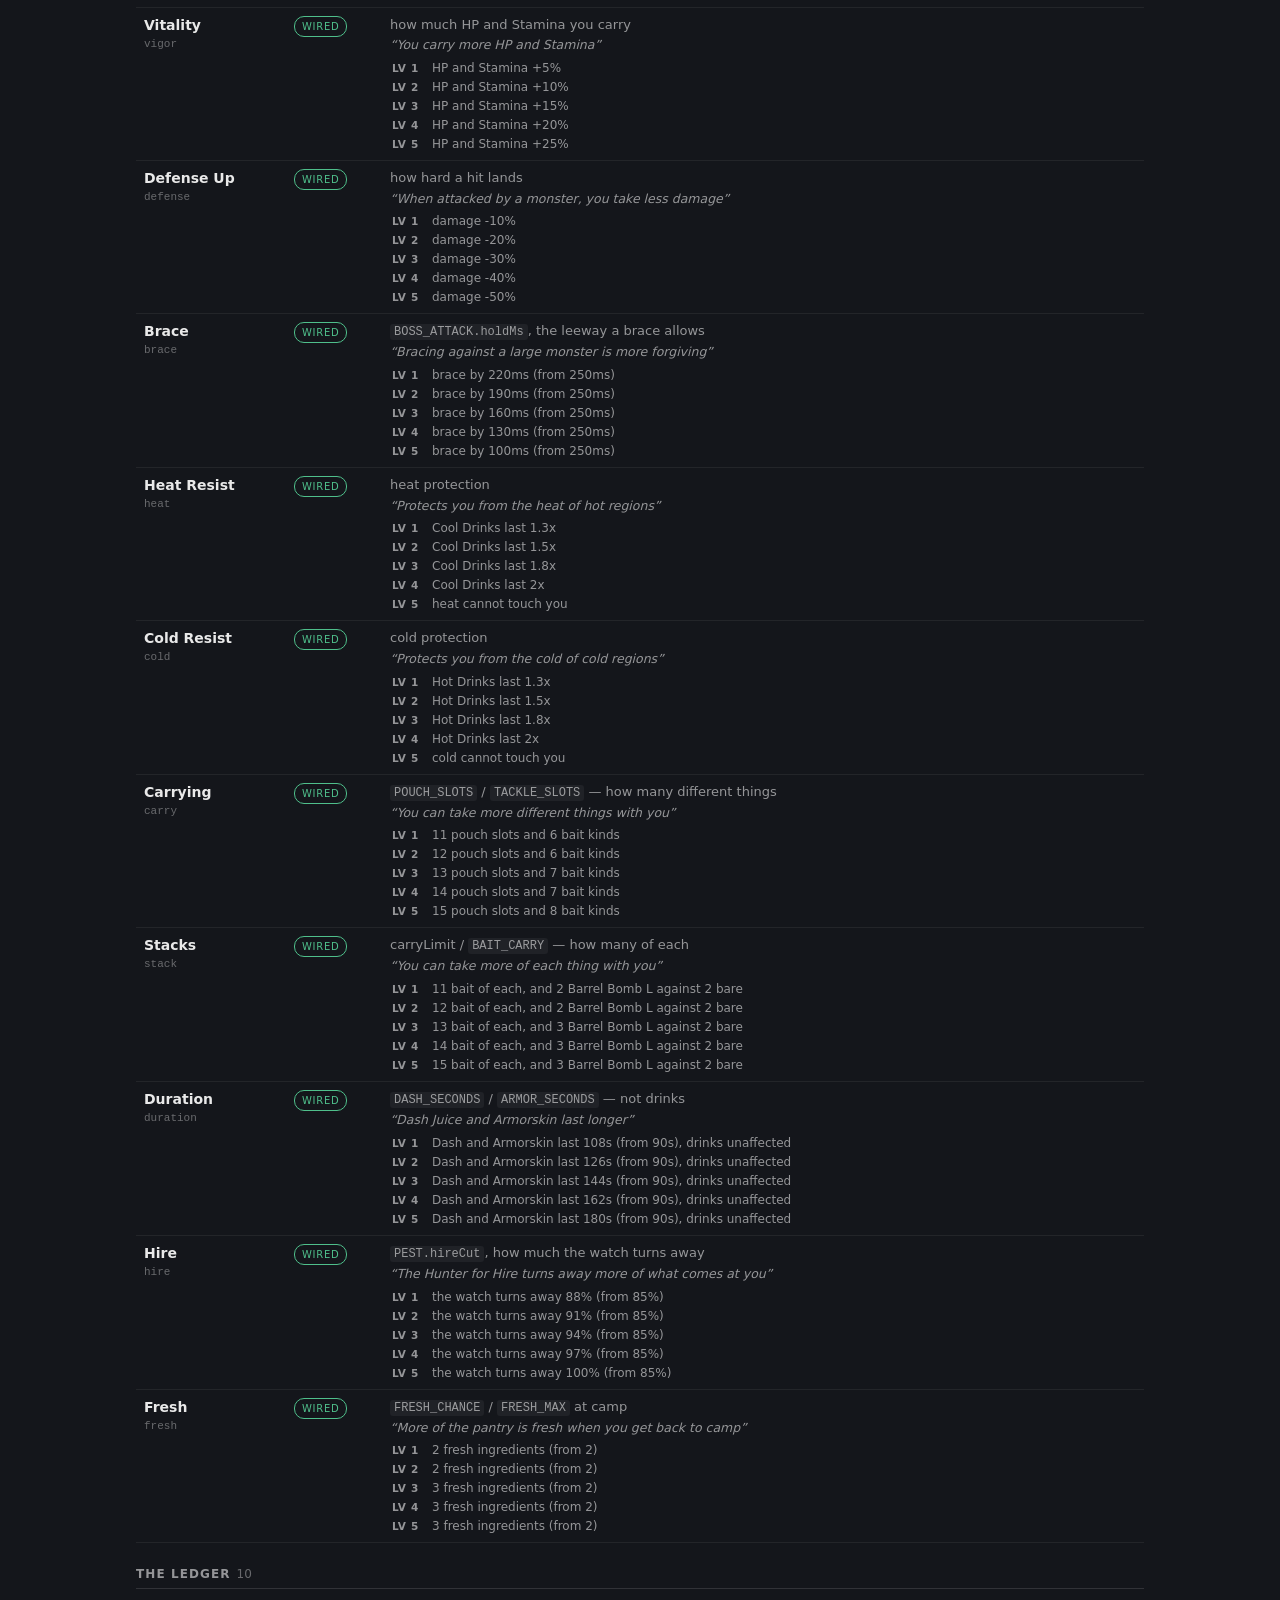
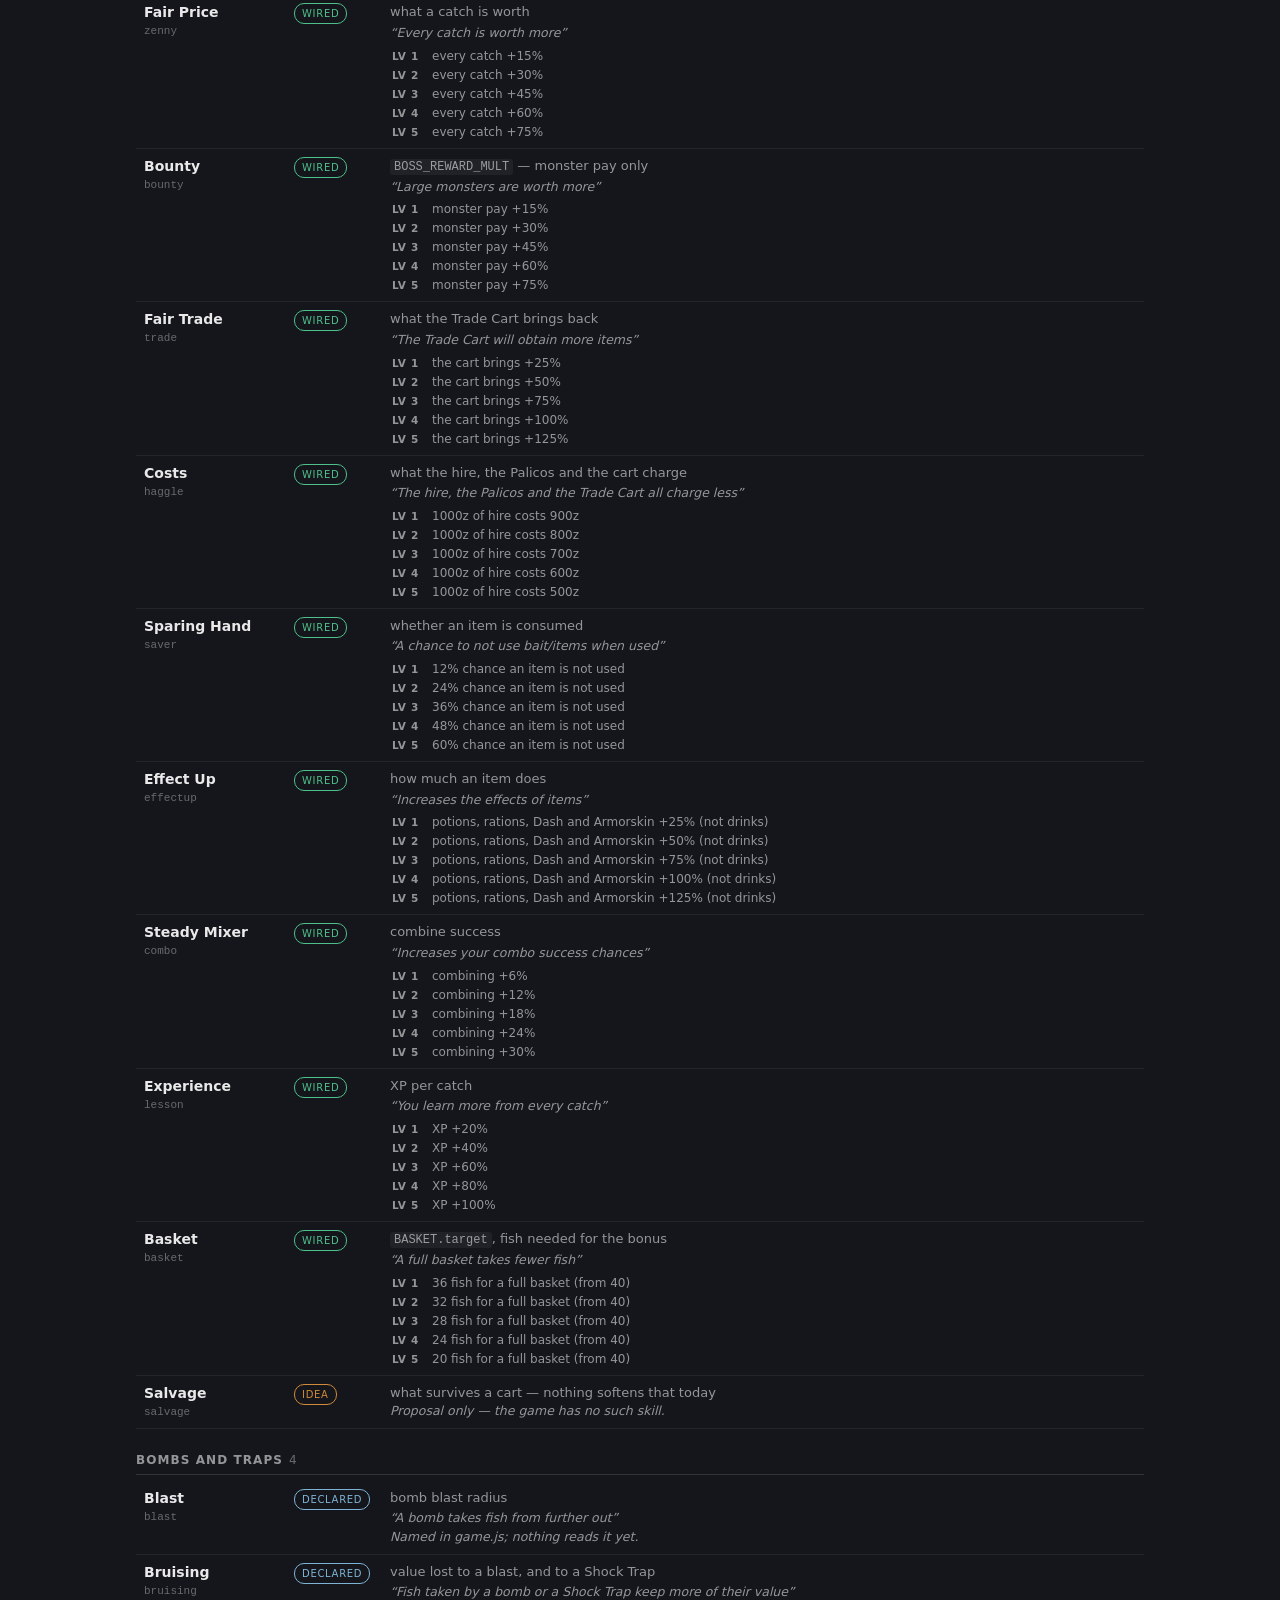
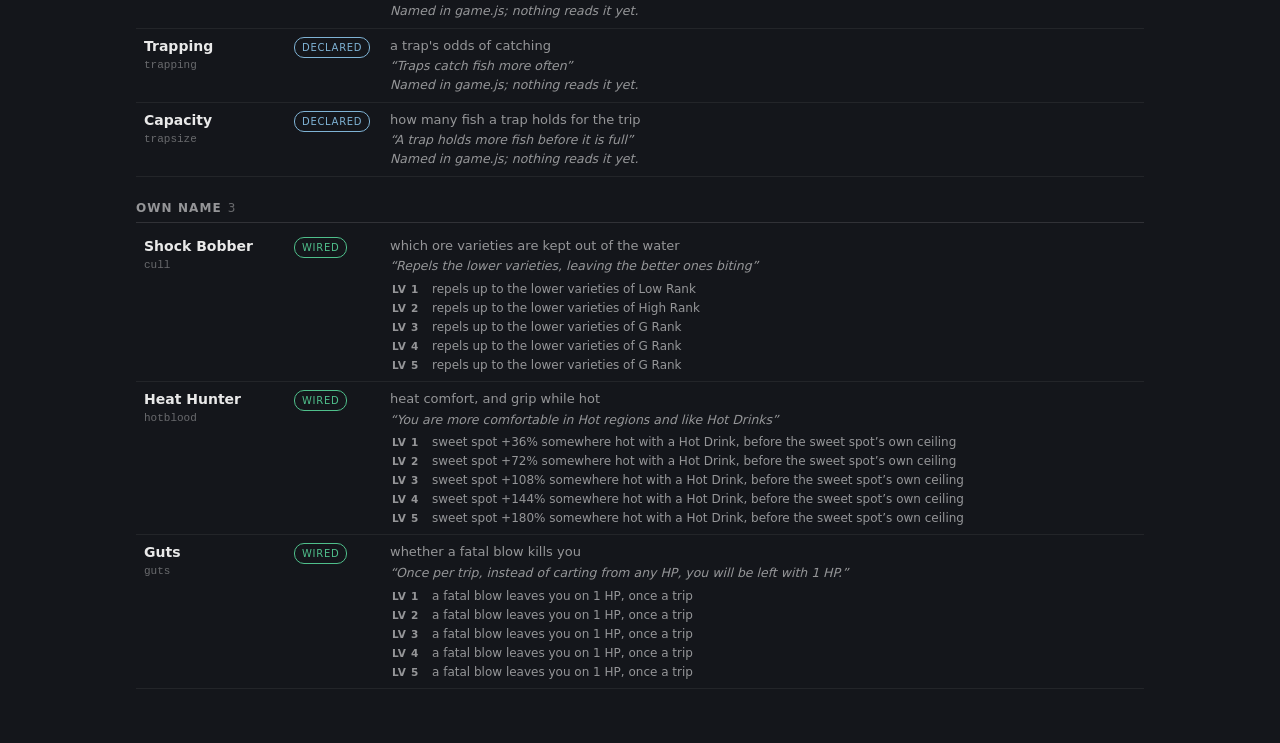
<file: tools/skills.html>
<!doctype html>
<meta charset="utf-8">
<title>MHGU Fishing — skill list</title>
<meta name="viewport" content="width=device-width,initial-scale=1">
<base href="../docs/">
<style>
  /* Lives OUTSIDE docs/ with the benches, so Pages cannot serve it. Reads the
     game's real EFFECTS to say which skills already exist, and shares its skill
     list with the armor bench so the two cannot drift apart. */
  :root{
    --bg:#14161b; --card:#1b1e25; --line:#ffffff1f; --ink:#e9e9e9; --dim:#ffffff8c;
    --good:#4fbf8b; --warn:#d08a3a; --accent:#7fb3d5;
  }
  *{box-sizing:border-box}
  body{margin:0;background:var(--bg);color:var(--ink);
       font:14px/1.5 system-ui,-apple-system,Segoe UI,sans-serif}
  .wrap{max-width:1040px;margin:0 auto;padding:20px 16px 60px}
  h1{margin:0 0 4px;font-size:19px;font-weight:600}
  .lede{margin:0 0 16px;color:var(--dim);font-size:13px;max-width:70ch}
  .lede a{color:var(--accent)}

  .bar{display:flex;flex-wrap:wrap;gap:8px;align-items:center;margin-bottom:16px}
  .segs{display:flex;border:1px solid var(--line);border-radius:6px;overflow:hidden}
  .segs button{font:inherit;font-size:13px;padding:6px 14px;background:#1b1e25;
               color:var(--dim);border:0;border-right:1px solid var(--line);cursor:pointer}
  .segs button:last-child{border-right:0}
  .segs button[aria-pressed="true"]{background:#2f4a3d;color:var(--ink);font-weight:600}
  input[type="search"]{background:#12141a;color:var(--ink);border:1px solid #ffffff2e;
                       border-radius:6px;padding:6px 10px;font:inherit;font-size:13px;min-width:200px}
  .tally{margin-left:auto;font-size:12px;color:var(--dim);font-variant-numeric:tabular-nums}

  h2{margin:22px 0 6px;font-size:12px;text-transform:uppercase;letter-spacing:.09em;
     color:var(--dim);border-bottom:1px solid var(--line);padding-bottom:5px}
  h2 span{text-transform:none;letter-spacing:0;opacity:.65;font-weight:400;margin-left:6px}
  table{width:100%;border-collapse:collapse}
  td{padding:7px 8px;border-bottom:1px solid #ffffff10;vertical-align:top}
  td.nm{width:150px;font-weight:600;white-space:nowrap}
  td.st{width:96px}
  td.at{color:var(--dim);font-size:13px}
  td.at code{font-family:ui-monospace,Menlo,Consolas,monospace;font-size:12px;
             background:#ffffff0d;padding:1px 4px;border-radius:3px}
  .pill{display:inline-block;font-size:10px;text-transform:uppercase;letter-spacing:.07em;
        padding:2px 7px;border-radius:10px;border:1px solid var(--line);color:var(--dim)}
  .pill.wired{border-color:var(--good);color:var(--good)}
  .pill.declared{border-color:var(--accent);color:var(--accent)}
  .pill.idea{border-color:var(--warn);color:var(--warn)}
  /* One row per level, so what a level buys is read down the column rather than
     inferred from a multiplier. */
  ol.lv{margin:4px 0 0;padding:0 0 0 2px;list-style:none;
        display:grid;gap:1px;font-size:12px}
  ol.lv li{display:grid;grid-template-columns:34px 1fr;gap:6px;align-items:baseline}
  ol.lv b{font-variant-numeric:tabular-nums;color:var(--dim);font-weight:600;font-size:10.5px;
          text-transform:uppercase;letter-spacing:.06em}
  .nowire{color:var(--dim);font-style:italic;font-size:12.5px}
  .key{font-family:ui-monospace,Menlo,Consolas,monospace;font-size:11px;color:#ffffff5c;
       display:block;font-weight:400}
  .blurb{color:var(--dim);font-size:12.5px;font-style:italic;display:block;margin-top:2px}
  .none{padding:20px;text-align:center;color:var(--dim);font-style:italic}
</style>

<div class="wrap">
  <h1>Skill list</h1>
  <p class="lede">
    <b>Wired</b> means something in the game actually reads it, and the levels
    below are computed from the live game rather than described &mdash; this sheet
    cannot say one thing while the game does another. <b>Declared</b> means game.js
    names it and nothing reads it. <b>Idea</b> means it does not exist at all.
    Assign them in the <a href="../tools/armor.html">armor bench</a>.
  </p>

  <div class="bar">
    <div class="segs" role="group" id="showSegs">
      <button data-show="all" aria-pressed="true">All</button>
      <button data-show="wired" aria-pressed="false">Wired</button>
      <button data-show="declared" aria-pressed="false">Declared only</button>
      <button data-show="idea" aria-pressed="false">Ideas</button>
    </div>
    <input type="search" id="q" placeholder="find a skill&hellip;" autocomplete="off">
    <span class="tally" id="tally"></span>
  </div>

  <div id="out"></div>
</div>

<script>
  (function () {
    var t = '?t=' + Date.now();
    var files = ['data/ores.js', 'data/fish.js', 'data/locales.js', 'data/meals.js',
                 'data/canteen.js', 'data/armorlines.js', 'data/monsterparts.js', 'data/armorstats.js', 'game.js', '../tools/skills-data.js'];
    for (var i = 0; i < files.length; i++)
      document.write('<script src="' + files[i] + t + '"><\/script>');
  })();
</script>

<script>
  (function () {
    const S = window.MF_SKILLS, G = window.MF_GAME;
    const el = id => document.getElementById(id);
    let show = 'all', q = '';

    // A shipped skill already carries a description in the game; showing it here
    // saves reading two files to learn what one does.
    const blurbOf = k => (G.EFFECTS[k] || {}).blurb || '';
    const stateOf = k => S.isWired(k) ? 'wired' : (S.isShipped(k) ? 'declared' : 'idea');

    function render() {
      const term = q.trim().toLowerCase();
      const rows = S.list.filter(s => {
        if (show !== 'all' && stateOf(s.k) !== show) return false;
        return !term || S.nameOf(s.k).toLowerCase().includes(term)
          || s.k.toLowerCase().includes(term) || s.at.toLowerCase().includes(term);
      });

      el('out').innerHTML = rows.length ? S.groups.map(g => {
        const inGroup = rows.filter(s => s.group === g);
        if (!inGroup.length) return '';
        return `<h2>${g}<span>${inGroup.length}</span></h2><table>` + inGroup.map(s => {
          const state = stateOf(s.k);
          const blurb = blurbOf(s.k);
          // Every level, straight out of the game. A skill nothing reads says so
          // rather than showing a ladder that would be a guess.
          const levels = state === 'wired'
            ? `<ol class="lv">` + [1, 2, 3, 4, 5].map(l =>
                `<li><b>Lv ${l}</b><span>${S.effectAt(s.k, l)}</span></li>`).join('') + `</ol>`
            : `<div class="nowire">${state === 'declared'
                ? 'Named in game.js; nothing reads it yet.'
                : 'Proposal only — the game has no such skill.'}</div>`;
          return `<tr>`
            + `<td class="nm">${S.nameOf(s.k)}<span class="key">${s.k}</span></td>`
            + `<td class="st"><span class="pill ${state}">${state}</span></td>`
            + `<td class="at">${s.at.replace(/([A-Z_]+\.[A-Za-z]+|[A-Z_]{4,})/g, '<code>$1</code>')}`
            + (blurb ? `<span class="blurb">&ldquo;${blurb}&rdquo;</span>` : '')
            + levels
            + `</td></tr>`;
        }).join('') + `</table>`;
      }).join('') : `<div class="none">Nothing matches that.</div>`;

      const wired = S.list.filter(s => stateOf(s.k) === 'wired').length;
      const declared = S.list.filter(s => stateOf(s.k) === 'declared').length;
      el('tally').textContent = `${rows.length} shown · ${S.list.length} total · `
        + `${wired} wired, ${declared} declared, ${S.list.length - wired - declared} ideas`;
    }

    el('showSegs').addEventListener('click', e => {
      const b = e.target.closest('[data-show]');
      if (!b) return;
      show = b.dataset.show;
      for (const x of el('showSegs').querySelectorAll('[data-show]'))
        x.setAttribute('aria-pressed', String(x === b));
      render();
    });
    el('q').addEventListener('input', e => { q = e.target.value; render(); });
    render();
  })();
</script>
</file>
<file: docs/styles.css>
/* styles.css — MHGU Fishing
 *
 * Visual language is the MHGU family's: the same CSS variable names the Quest
 * Randomizer and Charm Farm use, the same texture plates layered under a
 * color-mix tint, and the same button/panel vocabulary. Every colour comes from
 * the theme at runtime (see theme.js) — nothing is hardcoded except the status
 * colours, which have to stay readable against every swatch in the palette.
 */

/* MHFU game font (falls back to sans-serif for glyphs it lacks) */
@font-face{
  font-family:'MHFU';
  src:url('fonts/mhfu_font.ttf') format('truetype');
  font-display:swap;
}

/* Theme variables are set at runtime from the chosen colour (see theme.js). */
:root{
  --bg:#3e3e3e; --bg1:#000000; --bg2:#333; --hover:#2f2f2f; --accent:#7a7a7a; --accent-hover:#9a9a9a;
  --text:#f3f3f3; --text-dim:#ffffff; --line:#ffffff1f; --card:#ffffff0d;
  --titlebar-overlay:rgba(0,0,0,0.18);
  /* Fixed status colours — these read against every swatch, so they deliberately
     do not follow the theme. --gold is now only the catch gauge needle; money figures
     use --money, which theme.js derives from the chosen colour. */
  --hp:#d64a4a; --sta:#6fc98a;
  --gauge-hp:#5bb85f; --gauge-sta:#e3c545; --gold:#e3c545; --danger:#e0603c;
  /* Climate, not theme: blue reads as cold and orange as heat to everyone, and
     that meaning is the whole point of the pulse. Deliberately NOT derived. */
  --chill:#6fc3e8; --scorch:#f0a070;
  --slack:#6fc3e8;
  --money:#e3c545;
}

*{box-sizing:border-box;scrollbar-color:var(--accent) var(--bg2);scrollbar-width:thin}
::-webkit-scrollbar{width:6px;height:6px}
::-webkit-scrollbar-track{background:var(--bg2)}
::-webkit-scrollbar-thumb{background:var(--accent);border-radius:3px}
::-webkit-scrollbar-thumb:hover{background:var(--accent-hover)}
input,select,button,textarea{font-family:inherit}

html,body{margin:0;height:100%;overflow:hidden}
body{
  font-family:'MHFU',"Segoe UI",system-ui,sans-serif;
  background:var(--bg); color:var(--text); font-size:14px;
  user-select:none; -webkit-user-select:none;
}
#app{display:flex;flex-direction:column;height:100vh}
.hidden{display:none !important}

/* ── Title bar ─────────────────────────────────────────────────────────── */
.titlebar{display:flex;align-items:center;gap:10px;padding:8px 14px;flex-wrap:wrap}
.titlebar-header{
  background-image:
    linear-gradient(color-mix(in srgb,var(--accent) 90%,transparent),color-mix(in srgb,var(--accent) 90%,transparent)),
    url('assets/titlebar-background.png');
  background-size:auto 100%;
  background-position:left center;
  background-repeat:repeat;
}
.title-icon{width:32px;height:32px;object-fit:contain}
.titlebar h1{font-size:15px;font-weight:600;margin:0}
.icon-btn{
  background:transparent;border:none;color:var(--text);font-size:18px;
  cursor:pointer;padding:6px 9px;border-radius:6px;line-height:1;
}
.icon-btn:hover{background:#ffffff1a}

.stats{display:flex;gap:14px;align-items:center;margin-left:auto;font-size:13px}
.stat{display:flex;align-items:baseline;gap:4px}
.stat b{font-size:15px;font-weight:700}
.stat i{font-style:normal;opacity:.75;font-size:11px}
.stat.zenny b{color:var(--money)}
.xpbar{display:inline-block;width:90px;height:6px;background:var(--bg1);border:1px solid var(--line);border-radius:3px;overflow:hidden}
.xpbar i{display:block;height:100%;background:var(--accent-hover);width:0}

/* Tabs get the rough stone rather than the banner strip — the banner is the
   buttons' surface, and the tabbar sitting on it made the two read as one piece
   of chrome. Irregular grain, so it also stays clear of the titlebar's regular
   brick above it. Tiled at native size and held under a heavier wash, because
   this is the darkest texture in the set and the tab labels sit on top of it. */
.tabbar{
  display:flex;gap:4px;padding:6px 14px;
  background-image:
    linear-gradient(color-mix(in srgb,var(--bg2) 88%,transparent),color-mix(in srgb,var(--bg2) 88%,transparent)),
    url('assets/rockyTextureDark2.png');
  background-size:auto,auto;background-position:left center;background-repeat:repeat;
  border-top:1px solid var(--line);border-bottom:1px solid var(--line);
}
.tab{
  background:transparent;border:1px solid transparent;color:var(--text);
  opacity:.7;padding:5px 14px;border-radius:7px;cursor:pointer;font-size:14px;
}
.tab:hover:not(:disabled){opacity:1;background:#ffffff14}
.tab.active{opacity:1;background:var(--bg1);border-color:var(--line);font-weight:600}
.tab:disabled{opacity:.3;cursor:not-allowed}

/* ── Content ───────────────────────────────────────────────────────────────
   The window itself does NOT scroll. Everything is sized to the viewport and
   whatever is too tall scrolls inside its own panel, so the titlebar, the tabs
   and the Depart button all stay where you left them. */
.content{
  flex:1;min-height:0;overflow:hidden;padding:16px;
  background-color:var(--bg1);display:flex;
}
.inner{max-width:1400px;margin:0 auto;width:100%;min-height:0;display:flex}
.screen{display:none;min-height:0;width:100%}
.screen.active{display:flex;flex-direction:column}

/* The screens that are one long list scroll as one, since they have no fixed
   furniture of their own to keep in place. */
#guide.screen.active,#combos.screen.active,#shop.screen.active,
#smithy.screen.active{overflow-y:auto}
/* The Smithy's two halves each scroll as one list, same as the screen did. */
#smithy .subview.active{min-height:0}
/* The per-set strip is a second rank of tabs under the first, so it reads as
   subordinate to it rather than as a competing row. */
.subtabs.setline{flex-wrap:wrap;gap:3px;margin-bottom:8px;opacity:.95}
.subtabs.setline .subtab{font-size:12px;padding:4px 10px}

/* ── Buttons ───────────────────────────────────────────────────────────── */
.btn{
  background:#ffffff14;color:var(--text);border:1px solid var(--line);
  border-radius:7px;padding:8px 14px;cursor:pointer;font-size:14px;
}
.btn:hover:not(:disabled){background:#ffffff24}
.btn:disabled{opacity:.45;cursor:not-allowed}
.btn.block{width:100%}
.btn.tiny{padding:3px 10px;font-size:12px}
.btn.block,.btn.tiny{
  background-image:
    linear-gradient(color-mix(in srgb,var(--bg2) 80%,transparent),color-mix(in srgb,var(--bg2) 80%,transparent)),
    url('assets/banner-background.png');
  background-position:right;
}
/* --text flips to black on the near-white swatch, which would vanish against
   --bg1 (always dark) — hardcode white, exactly as the Randomizer does. */
.btn.accent{background:var(--bg1);border-color:#000;color:#fff;font-weight:600;
  text-shadow:-1px 0 rgba(0,0,0,.55),1px 0 rgba(0,0,0,.55),0 -1px rgba(0,0,0,.55),0 1px rgba(0,0,0,.55)}
.btn.accent:hover:not(:disabled){background:var(--bg2)}
.btn.accent:disabled{opacity:.8;cursor:not-allowed}
.btn.secondary{background:var(--bg1);border:1px solid var(--line);color:#fff}
.btn.secondary:hover:not(:disabled){background:var(--hover)}
.btn.big{font-size:16px;padding:12px 30px}

/* Save bar: the file controls sit with the title, the way the other apps do. */
/* The four file controls wrap as ONE block, so a narrow window never strands
   Open on a line of its own away from the rest. */
.filebar{display:flex;gap:6px;align-items:center}
.dirty-dot{color:var(--money);font-size:10px;vertical-align:middle}
.titlebar .btn.tiny{white-space:nowrap}

/* A quiet line that says what just happened and gets out of the way. */
.toast{
  position:fixed;left:50%;bottom:18px;transform:translateX(-50%);z-index:60;
  background:var(--bg1);color:var(--text);
  border:1px solid var(--line);border-radius:8px;padding:9px 16px;font-size:13px;
  box-shadow:0 4px 20px rgba(0,0,0,.5);
}

/* ── Panels ────────────────────────────────────────────────────────────── */
.panel{border:1px solid var(--line);border-radius:8px;overflow:clip;background:var(--bg2)}
/* Panel heads take the stone plate, NOT the banner strip the tabbar wears — two
   different pieces of chrome should not read as the same one. Left at its native
   size rather than stretched to the head's height, so it stays a broad mottle
   instead of tiling into a visible pattern. */
.panel-head{
  padding:8px 16px;font-size:21px;font-weight:600;
  display:flex;justify-content:space-between;align-items:center;gap:10px;
  background-image:
    linear-gradient(color-mix(in srgb,var(--bg2) 82%,transparent),color-mix(in srgb,var(--bg2) 82%,transparent)),
    url('assets/sidebar-background-texture1.png');
  background-size:auto,auto;background-position:left center;background-repeat:repeat;
}
.panel-head .sub{font-size:12px;font-weight:400;opacity:.85}
.panel-body{
  padding:10px 12px 12px;
  background-image:
    linear-gradient(color-mix(in srgb,var(--bg1) 60%,transparent),color-mix(in srgb,var(--bg1) 60%,transparent)),
    url('assets/panel-body-bg.png');
  background-size:contain 100%;background-position:left center;background-repeat:repeat;
}
.hint{color:var(--text-dim);opacity:.75;font-size:12px;margin:4px 0 10px}

/* ── Camp ──────────────────────────────────────────────────────────────── */
/* Two columns, both full height, each scrolling its own body. */
.camp-grid{
  display:grid;grid-template-columns:minmax(0,1.25fr) minmax(0,1fr);gap:14px;
  align-items:stretch;flex:1;min-height:0;
}
.camp-grid > .panel{display:flex;flex-direction:column;min-height:0}
.camp-grid > .panel > .panel-body{flex:1;min-height:0;overflow-y:auto}
/* Stacked, the two panels cannot each own a slice of the height — the second
   would simply be below the fold with nothing to scroll it. So when they stack,
   the grid scrolls as one and the panels go back to their natural height. */
/* Camp is one tabbed panel and one fixed column. The tabs carry the three prep
   decisions; the column carries the quest you are making them against and the
   button that ends the screen. The tab panel is the WIDER of the two because it
   holds the meal table, which needs three columns of its own. */
.tabs-panel{display:flex;flex-direction:column;min-height:0}
.tab-head{padding:0;gap:0}
.ptab{
  flex:1;appearance:none;background:transparent;border:0;cursor:pointer;
  color:inherit;font:inherit;font-size:15px;font-weight:600;
  padding:9px 10px;opacity:.55;border-bottom:2px solid transparent;
}
.ptab:hover{opacity:.85}
.ptab.active{opacity:1;border-bottom-color:var(--accent-hover)}
/* Only the live pane is laid out. The rest keep their DOM so nothing re-renders
   on a tab press and the locale list holds its scroll position. */
.tabs-panel .pane{display:none}
.tabs-panel .pane.active{display:flex;flex-direction:column;flex:1;min-height:0}
#paneLocale{overflow-y:auto}
/* One panel per rung. A rung is a set of quests that open together and are
   cleared together, so it reads as a thing rather than as a heading with rows
   loose underneath it — and the rung you are ON is the one that gets the accent. */
.rung-panels{display:grid;gap:12px}
.rung-panel{background:var(--bg2)}
.rung-head{
  font-size:14px;font-weight:600;padding:7px 12px;
  display:flex;justify-content:space-between;align-items:baseline;gap:10px;
}
.rung-head .rmeta{font-size:11.5px;font-weight:400;opacity:.75;white-space:nowrap}
.rung-panel.current{border-color:color-mix(in srgb,var(--accent-hover) 55%,var(--line))}
.rung-panel > .panel-body{padding:8px 10px 10px}
#paneCanteen .meal-wrap{max-height:none;flex:1;min-height:0}
#paneCanteen .mealstats,#paneCanteen .mealfresh,#paneCanteen .hint{flex:none}
#paneCanteen .mealstats{margin:0 0 2px}
#paneCanteen .hint{margin:0 0 8px}
/* The Items pane is itself two tabs, so its own subtabs sit above a pane that
   takes the rest and scrolls. */
#paneItems .subtabs{flex:none;margin:0 0 8px}
#paneItems .subtab{display:flex;align-items:center;gap:8px}
#paneItems .subtab .slots{font-size:11.5px;font-weight:400;opacity:.8}
#paneItems .subpane{display:none}
#paneItems .subpane.active{display:block;flex:1;min-height:0;overflow-y:auto}

/* The right column is a stack: Quest takes the six lines it needs and Services
   the little it needs, both fixed, so the quest never moves while you work. */
.camp-right{display:flex;flex-direction:column;gap:14px;min-height:0}
.camp-right > .panel{display:flex;flex-direction:column;min-height:0}
.camp-right > .quest-panel,
.camp-right > .services-panel{flex:0 0 auto}
.camp-right > .quest-panel > .panel-body,
.camp-right > .services-panel > .panel-body{flex:none;min-height:auto;overflow:visible}
/* The slot count rides in the sub-tab now that the pouch owns a tab. */
.panel-head .slots{margin-left:auto;font-size:12px;font-weight:400;opacity:.85}

@media (max-width:900px){
  .camp-grid{grid-template-columns:minmax(0,1fr);overflow-y:auto;align-items:start}
  .camp-grid > .panel{min-height:auto}
  .camp-right{min-height:auto}
  .camp-right > .panel{min-height:auto}
  .camp-grid > .panel > .panel-body{flex:none;min-height:auto;overflow:visible}
  .tabs-panel{min-height:auto}
  .tabs-panel .pane.active{flex:none;min-height:auto}
  #paneLocale{overflow:visible}
  #paneCanteen .meal-wrap{max-height:34vh;flex:none}
  #paneItems .subpane.active{flex:none;min-height:auto;overflow:visible}
  .depart{position:sticky;bottom:0}
}

.locale-list{list-style:none;margin:0;padding:0;display:grid;gap:5px}
.locale-list li{
  display:grid;grid-template-columns:minmax(0,1fr) auto;align-items:center;gap:10px;
  padding:7px 10px;border:1px solid var(--line);border-radius:7px;
  background:var(--card);cursor:pointer;
}
.linfo{min-width:0}
.ltags{display:flex;gap:4px;flex-wrap:wrap;justify-content:flex-end}
.locale-list li:hover{border-color:var(--accent-hover)}
.locale-list li.sel{border-color:var(--accent-hover);background:var(--hover)}
.locale-list li.locked{opacity:.4;cursor:not-allowed}
.locale-list li.rung{
  display:flex;justify-content:space-between;align-items:baseline;gap:8px;
  background:transparent;border:none;padding:8px 2px 3px;cursor:default;
  font-size:11px;text-transform:uppercase;letter-spacing:.8px;opacity:.6;
}
.locale-list li.rung:first-child{padding-top:0}
.locale-list li.rung.current{opacity:1;color:var(--accent-hover)}
.locale-list li.rung .rmeta{text-transform:none;letter-spacing:0;font-size:11px;opacity:.85}
.locale-list li.done .lname{opacity:.75}
.tag.done{color:var(--sta);border-color:var(--line)}
.lname{font-weight:600}
.lmeta{font-size:11px;opacity:.75;display:block;margin-top:1px}
.tag{font-size:10px;padding:1px 6px;border-radius:4px;border:1px solid var(--line);white-space:nowrap;background:#0000004d}
/* Cold, Hot and Danger were three fixed hexes that took no notice of the theme —
   the same problem the quest summary had. All three now read in --money, so they
   match the summary lines they are warning about and stay legible on every
   swatch, including the light one where --money flips to dark ink. */
.tag.hot,.tag.cold,.tag.boss{color:var(--money);font-weight:600}

.field{display:flex;flex-direction:column;gap:4px;font-size:12px;margin-bottom:10px}
.field>span{text-transform:uppercase;letter-spacing:.5px;opacity:.75}
select{
  background:var(--bg2);color:var(--text);border:1px solid var(--line);
  border-radius:7px;padding:8px 10px;font-size:14px;line-height:1.4;width:100%;
}
.desc{font-size:12px;opacity:.8;margin:0 0 12px;display:flex;align-items:center;gap:6px;flex-wrap:wrap}
.desc img{width:22px;height:22px;object-fit:contain;image-rendering:pixelated}

.pouch{list-style:none;margin:0;padding:0;display:grid;gap:4px}
.pouch li{display:grid;grid-template-columns:24px minmax(0,1fr) auto 76px;align-items:center;gap:8px;
  padding:5px 8px;background:var(--card);border:1px solid var(--line);border-radius:6px;font-size:13px}
/* Packed. The row used to differ only by its button reading Remove, which is a
   lot to ask of someone scanning eleven rows for what they are actually taking.
   --accent-hover rather than --accent: the theme derives accent DARK on dark
   themes, where it would vanish into the card it is meant to stand out from. */
.pouch li.packed{
  border-color:color-mix(in srgb,var(--accent-hover) 55%,var(--line));
  background:color-mix(in srgb,var(--accent-hover) 13%,var(--card));
  box-shadow:inset 3px 0 0 var(--accent-hover);
}
.pouch li.packed .qty{font-weight:600}
.pouch li.nofit{opacity:.45}
/* Slot held, but you have run out — it keeps its place and refills when you restock. */
.pouch li.dry .qty{color:var(--money);opacity:.9}
.pouch li.empty{display:block;opacity:.6;font-size:12px;padding:7px}
.slotrow{flex-direction:row;align-items:baseline;justify-content:space-between;margin-bottom:5px}
.slots{font-size:12px;font-variant-numeric:tabular-nums;opacity:.85}
.pouch img{width:24px;height:24px;object-fit:contain;image-rendering:pixelated}
.pouch .role{font-size:10px;opacity:.7;text-transform:uppercase;letter-spacing:.4px;display:block}
.pouch .qty{font-variant-numeric:tabular-nums;min-width:44px;text-align:right;opacity:.9}
.pouch .stepper{display:flex;gap:3px}
.pouch li>.btn.tiny{width:100%}
.pouch .stepper .btn{padding:1px 8px;font-size:14px;line-height:1.3}

/* Pinned under the Loadout panel rather than sitting at the end of its scroll —
   the one button the whole screen exists to press should not need finding. */
.depart{
  flex:0 0 auto;display:grid;gap:8px;
  padding:10px 12px 12px;border-top:1px solid var(--line);
  background:var(--bg2);
}
/* Its own panel now, rather than a block leading the Loadout. The separating
   rule and the space under it went with the move — a panel already ends where it
   ends, and the border was drawing a second line just inside the real one. */
.depart-summary{
  font-size:14.5px;line-height:1.45;display:grid;gap:4px;align-content:start;
  margin:0;
}
/* Locale and Rank are rows like everything else now, so nothing in the block
   wraps and the height no longer needs reserving against a long locale name. */
/* The lightest green that still clears 4.5:1 on the sand. A brighter one reads
   better as "green" but sand is a light warm ground and green sits close to it —
   #22CC44, the Randomizer's own green pill, manages 1.9:1 here. */
.depart-summary .goal{color:#146023;font-weight:700}
/* Fixed label column, so the readings line up down the block instead of each
   starting wherever its own label happens to end. */
.depart-summary .line{display:grid;grid-template-columns:126px minmax(0,1fr);gap:8px;align-items:baseline}
.depart-summary .k{opacity:.65}
/* ── The quest card ────────────────────────────────────────────────────────
   Sand and brown ink, taken from the Quest Randomizer's result card, which is
   itself the game's own quest card. Sampled from that PNG rather than guessed:
   #E0D0B0 is its most common pixel and the point samples across the paper sit
   around #DED4B5.

   Fixing the ground is what earns the colours below. The readings used to be
   painted in --money — one tint for all three — because a theme-derived colour
   was the only thing guaranteed to stay legible on a ground that changed with
   the palette. On a fixed sand they can say what they actually mean: red for a
   large monster, blue for small ones, orange for heat, teal for cold. */
/* The HEAD is left alone — it stays the theme's stone plate like every other
   panel head in the app, so the chrome still reads as one set. Only the card
   inside it is sand. */
.quest-panel .panel-body{
  --sand:#DFD4B4;
  --ink:#4D391F;
  color:var(--ink);
  background-image:
    linear-gradient(var(--sand),var(--sand)),
    url('assets/panel-body-bg.png');
}
.depart-summary .k{color:var(--ink);opacity:.78;font-weight:700}
.depart-summary .warn{font-weight:700}
/* Standard colours, darkened from the Randomizer's pills only where the pill hex
   itself would not clear 4.5:1 on sand — a pill has white text on colour, this is
   colour on paper, and the two do not want the same value. */
.depart-summary .danger{color:#B01E15}   /* large monster */
.depart-summary .pests{color:#14528F}    /* small monsters */
.depart-summary .hot{color:#8C3F00}      /* elevated temperature */
.depart-summary .cold{color:#0D5A72}     /* lower temperature */

/* ── Quest ─────────────────────────────────────────────────────────────── */
.quest-head{display:flex;align-items:center;gap:18px;flex-wrap:wrap;margin-bottom:14px}
/* ONE grid across both gauges, not a grid each: separate grids sized their own
   number column to their own text, so "100 / 100" and "31 / 148" gave the two
   bars different lengths. `display:contents` drops the rows into the shared
   grid so all three columns line up.
   The block is also a FIXED share of the head rather than flex:1, so the locale
   name, the climate and danger pills and the bait can grow and wrap without
   shortening the bars. */
.gauges{
  display:grid;grid-template-columns:64px minmax(0,1fr) 72px;
  gap:5px 8px;align-items:center;font-size:12px;
  flex:0 0 clamp(300px,46%,620px);min-width:0;
}
.gauge{display:contents}
.gauge span{text-align:right}
.gauge label{text-transform:uppercase;letter-spacing:.5px;opacity:.75}
.gauge span{font-variant-numeric:tabular-nums;opacity:.85}
.bar{height:11px;background:var(--bg1);border-radius:6px;overflow:hidden;border:1px solid var(--line)}
.bar.wide{width:220px}
.bar i{display:block;height:100%;width:100%;transition:width .18s}
.hp .bar i{background:var(--gauge-hp)}
.sta .bar i{background:var(--gauge-sta)}

/* Unprotected in a cold or hot locale, the gauge the climate is eating pulses
   toward that climate's colour and back. It is the bar itself that flashes, so
   the warning sits exactly where the damage is being done — and it stops the
   moment a drink goes down, which is the feedback the drink never had. */
@keyframes chill  { 50% { background:var(--chill);  } }
@keyframes scorch { 50% { background:var(--scorch); } }
.sta .bar i.chill  { animation:chill  1.5s ease-in-out infinite }
.hp  .bar i.scorch { animation:scorch 1.5s ease-in-out infinite }
@media (prefers-reduced-motion:reduce){
  .sta .bar i.chill { animation:none; background:var(--chill) }
  .hp  .bar i.scorch{ animation:none; background:var(--scorch) }
}
.quest-meta{display:flex;gap:10px;align-items:center;flex-wrap:wrap;font-size:13px}
.climate{font-size:11px;padding:1px 7px;border-radius:4px;border:1px solid var(--line);background:#0000004d}
.climate.hot{color:#f0a070}.climate.cold{color:#8fd0e8}

.quest-body{
  display:grid;grid-template-columns:minmax(0,1fr) 320px;gap:14px;align-items:stretch;
  flex:1;min-height:0;overflow:hidden;
}
/* A long haul scrolls INSIDE the pane. The body used to scroll instead, which
   dragged the water and the gauges off the top of the screen mid-cast. */
.quest-side{min-height:0;display:flex}
.side-pane{display:flex;flex-direction:column;min-height:0;flex:1}
.side-head{flex:none;flex-wrap:wrap;row-gap:6px}
.side-head .subtabs{margin-bottom:0;flex:1 1 auto;gap:2px}
/* Five tabs in a 320px column is a near thing: at the usual 4px gap and 10px
   padding they came to 294px inside a 286px strip and wrapped by eight pixels.
   Tighter here only, so the wider tab strips elsewhere keep their spacing. */
.side-head .subtabs .subtab{padding:4px 8px}
.side-body{overflow-y:auto;min-height:0;flex:1}
.side-view{display:none}
.side-view.active{display:block}
@media (max-width:900px){.quest-body{grid-template-columns:minmax(0,1fr)}}

/* Three fixed rows: the button, the pond, the foot. The pond sits in the same
   place in every state because the rows above and below it never change height —
   which they did when hiding something removed it from the layout entirely. */
.water{
  border:1px solid var(--line);border-radius:8px;min-height:390px;
  display:grid;grid-template-rows:auto auto auto;gap:14px;
  justify-items:center;align-content:center;padding:24px;
  background-image:
    linear-gradient(color-mix(in srgb,var(--bg1) 55%,transparent),color-mix(in srgb,var(--bg2) 75%,transparent)),
    url('assets/panel-body-bg.png');
  background-size:contain 100%;background-position:left center;background-repeat:repeat;
}
.cast-area{text-align:center;display:grid;place-items:center;min-height:42px}
.cast-prompt{opacity:.85;margin:0;min-height:1.4em;text-align:center}

/* Inside the water, HIDING MUST NOT MOVE ANYTHING. `.hidden` is display:none,
   which takes an element out of the layout and drags the pond up behind it; here
   it only needs to stop being seen. The id beats .hidden's !important. */
#water .cast-area.hidden,#water .reel.hidden,#water .tension.hidden{
  display:grid !important;visibility:hidden;
}

/* The foot holds the bars and the message in ONE cell, so whichever is showing,
   the pond above it has not moved. Its height is FIXED, not a minimum: the water
   centres its rows, so a foot that grew by a line would re-centre the lot and
   carry the pond up with it. Sized for a hint that wraps to two lines; a longer
   one clips rather than moves anything. */
.water-foot{width:100%;max-width:520px;display:grid;height:148px;align-content:start;overflow:hidden}
.water-foot > *{grid-area:1 / 1}
/* Only as tall as its own line. Stretched to fill the cell it would sit over the
   bars and swallow anything aimed at them. */
.cast-prompt{align-self:start}

.reel{width:100%;display:grid;gap:10px;justify-items:center}

/* Meals as a table. What a meal gives and what it costs are the two things you
   compare, and a dropdown could only ever show them as one run-on line. */
.meal-wrap{max-height:34vh;overflow-y:auto;border:1px solid var(--line);border-radius:8px;background:var(--bg1)}
.meal-table{width:100%;border-collapse:collapse;font-size:12.5px}
.meal-table td{padding:4px 6px;vertical-align:middle}
/* Scoped to tbody, all of it — the header row is not a meal and must not take a
   pointer, a hover or the row rule. */
.meal-table tbody tr{cursor:pointer;border-bottom:1px solid color-mix(in srgb,var(--line) 55%,transparent)}
.meal-table tbody tr:last-child{border-bottom:0}
.meal-table tbody tr:hover{background:#ffffff10}
.meal-table tbody tr.sel{background:color-mix(in srgb,var(--money) 18%,transparent)}
.meal-table tbody tr.sel .nm{font-weight:700}
.meal-table tbody tr.cant{opacity:.4;cursor:not-allowed}
/* Floating header. The rule under it is a box-shadow rather than a border,
   because border-collapse drops the borders of a sticky cell and the line
   scrolls away with the rows instead of staying put. */
.meal-table thead th{
  position:sticky;top:0;z-index:2;
  background:var(--bg2);
  padding:6px;font-size:10px;font-weight:700;
  text-transform:uppercase;letter-spacing:.55px;
  /* Dim the INK, never the element. opacity here fades the background with the
     text, and rows then show through the header as they scroll under it. */
  color:color-mix(in srgb,var(--text) 78%,transparent);
  text-align:right;white-space:nowrap;
  box-shadow:inset 0 -1px 0 var(--line);
}
.meal-table thead th:first-child{text-align:left}
/* The name gives way, not the price — what a meal costs is half of what you are
   comparing, and a greedy nowrap name was pushing it out of the panel. */
.meal-table .nm{white-space:normal;line-height:1.25}
.meal-table .fr{display:block;font-size:10.5px;opacity:.95;margin-top:1px;white-space:normal}
.meal-table .n{text-align:right;font-variant-numeric:tabular-nums;width:1%;white-space:nowrap;opacity:.85}
.meal-table .pr{text-align:right;color:var(--money);font-variant-numeric:tabular-nums;width:1%;white-space:nowrap}

.mealstats{margin:6px 0 2px;font-size:12.5px;opacity:.9;font-variant-numeric:tabular-nums}
.mealfresh{margin:0 0 6px;font-size:12px;opacity:.95;display:flex;align-items:center;gap:6px;flex-wrap:wrap}
.mealfresh:empty{display:none}
.fresh-tag{
  font-size:9.5px;text-transform:uppercase;letter-spacing:.6px;font-weight:700;
  color:var(--money);border:1px solid var(--money);border-radius:4px;padding:0 5px;
}
.ingr-list li.fresh .dot{background:var(--money);box-shadow:0 0 0 2px color-mix(in srgb,var(--money) 30%,transparent)}
.haul li.ingr.fresh .v{color:var(--money);font-weight:600}
.mealstats b{font-weight:600}
.field.hire{align-items:center;cursor:pointer;margin-bottom:4px}
/* .field>span uppercases the label, which was also shouting the fee's "z".
   Matched at the same specificity to actually win it back. */
.hire-right{display:flex;align-items:center;gap:10px}
.field>span.hire-right{text-transform:none}
.hire-right .money{color:var(--money);font-variant-numeric:tabular-nums}
.hire-right input{width:16px;height:16px;accent-color:var(--money);cursor:pointer}
.field.hire.cant .money{color:var(--danger)}

/* Status: what is ticking down, in one place. */
.buffs{display:flex;flex-wrap:wrap;gap:5px;align-items:center;min-height:20px}
.buffs .none{font-size:11.5px;opacity:.5}
.buff{
  font-size:11px;font-weight:600;letter-spacing:.3px;white-space:nowrap;
  background:var(--card);border:1px solid var(--line);border-radius:5px;padding:1px 7px;
  font-variant-numeric:tabular-nums;
}
.buffs .exposed{
  font-style:normal;font-size:11px;font-weight:600;letter-spacing:.3px;
  color:var(--money);border:1px solid var(--money);border-radius:5px;padding:1px 7px;
}

/* ── The pond ─────────────────────────────────────────────────────────────
   Bird's-eye water. Everything inside is positioned by percentage, so the
   surface can be any size and the fishing maths stays in pond-fractions. */
.pond{
  /* --water is set per locale from JS; the fallback is only ever used if the
     pond is somehow shown outside a trip. Shallows and depths are both mixed
     from that one colour, so a locale is tuned by changing a single hex. */
  --water:#2E7D6B;
  position:relative;width:100%;aspect-ratio:16/10;max-height:52vh;
  border:1px solid var(--line);border-radius:10px;overflow:hidden;
  background:
    radial-gradient(120% 90% at 50% 12%, color-mix(in srgb,var(--water) 46%,transparent), transparent 72%),
    linear-gradient(180deg,
      color-mix(in srgb,var(--water) 62%,#000 18%),
      color-mix(in srgb,var(--water) 34%,#000 46%));
  /* Nothing in the water is clickable — the pond is arrows and Space — so the
     pointer is only ever something sat on top of the fish you are watching. */
  cursor:none;
}
/* Two moving layers, so the water reads as a body rather than a painted plate.
   Both are cosmetic and neither is hit-tested — the fish are the only thing in
   here you can interact with.

   BENEATH the fish: a slow swell. Two soft lobes of the locale's own colour,
   one lifted toward white and one sunk toward black, drifting and breathing on
   a long alternating cycle. This is what gives the surface depth.

   ABOVE the fish: the flecks, now drifting. Three tiles at different sizes
   moving different distances in different directions, which is enough parallax
   to read as current without ever showing a repeat. Keeping them over the fish
   is deliberate — the fish are under the water, so the surface passes across
   them.

   The timings are deliberately long. Water that hurries looks like static. */
.pond::before{
  content:"";position:absolute;inset:-25%;pointer-events:none;opacity:.34;
  background:
    radial-gradient(38% 52% at 32% 38%, color-mix(in srgb,var(--water) 62%,#fff) 0%, transparent 62%),
    radial-gradient(44% 42% at 71% 66%, color-mix(in srgb,var(--water) 60%,#000) 0%, transparent 66%);
  animation:pond-swell 23s ease-in-out infinite alternate;
}
.pond::after{
  content:"";position:absolute;inset:0;pointer-events:none;opacity:.22;
  background-image:
    radial-gradient(circle at 22% 30%, color-mix(in srgb,var(--water) 60%,#fff) 0 1px, transparent 2px),
    radial-gradient(circle at 71% 66%, color-mix(in srgb,var(--water) 60%,#fff) 0 1px, transparent 2px),
    radial-gradient(circle at 43% 82%, color-mix(in srgb,var(--water) 60%,#fff) 0 1px, transparent 2px);
  background-size:180px 180px,220px 220px,260px 260px;
  animation:pond-drift 48s linear infinite;
}
@keyframes pond-swell{
  from{transform:translate3d(-3%,-2%,0) scale(1.00)}
  to  {transform:translate3d(4%,3%,0)   scale(1.09)}
}
@keyframes pond-drift{
  from{background-position:0 0, 0 0, 0 0}
  to  {background-position:180px 180px, -220px 220px, 260px -260px}
}
/* Anyone who has asked the OS for less movement gets the still pond back. */
@media (prefers-reduced-motion:reduce){
  .pond::before,.pond::after,.bubbles i,.wake,.bobber::before,.bobber::after{animation:none}
  .bubbles i,.bobber::before,.bobber::after{opacity:0}
}

.swimmer{
  position:absolute;transform:translate(-50%,-50%);
  transition:opacity .25s;pointer-events:none;line-height:0;
}
.swimmer img{image-rendering:pixelated;display:block;filter:drop-shadow(0 2px 3px rgba(0,0,0,.45))}
.swimmer.flip img{transform:scaleX(-1)}
.swimmer.nibble{animation:nibble .22s ease-in-out}
@keyframes nibble{50%{transform:translate(-50%,-50%) scale(1.28)}}
.swimmer.gone{opacity:0}
.swimmer.biting img{filter:drop-shadow(0 0 6px var(--money))}
.swimmer.monster img{width:64px;height:64px}

/* The bobber is the theme's own money colour, and goes grey when it dips. */
/* Bubbles. Built in JS so each gets its own size, lane, pace and phase — the
   shared bits live here. They rise and fade rather than travelling far, which is
   what a bubble looks like from directly above. */
.bubbles{position:absolute;inset:0;pointer-events:none;overflow:hidden}
.bubbles i{
  position:absolute;border-radius:50%;opacity:0;
  background:radial-gradient(circle at 35% 32%,
    color-mix(in srgb,var(--water) 30%,#fff) 0%,
    color-mix(in srgb,var(--water) 70%,#fff) 55%,
    transparent 72%);
  animation-name:bubble;animation-timing-function:ease-in-out;
  animation-iteration-count:infinite;
}
@keyframes bubble{
  0%  {opacity:0;   transform:translate3d(0,6px,0)   scale(.55)}
  22% {opacity:.55}
  70% {opacity:.42}
  100%{opacity:0;   transform:translate3d(3px,-16px,0) scale(1.25)}
}

/* The wake: one mark dropped per throttled frame while the bobber is travelling,
   left where it WAS and fading in place. Removes itself on animationend. */
.wake{
  position:absolute;width:9px;height:9px;border-radius:50%;
  transform:translate(-50%,-50%);pointer-events:none;
  background:color-mix(in srgb,var(--money) 45%,transparent);
  animation:wake .55s ease-out forwards;
}
@keyframes wake{
  from{opacity:.5;  transform:translate(-50%,-50%) scale(.7)}
  to  {opacity:0;   transform:translate(-50%,-50%) scale(1.9)}
}

.bobber{
  position:absolute;width:16px;height:16px;border-radius:50%;
  transform:translate(-50%,-50%);background:var(--money);
  border:2px solid rgba(0,0,0,.45);
  box-shadow:0 0 0 3px color-mix(in srgb,var(--money) 25%,transparent);
  transition:background .12s, box-shadow .12s, width .1s, height .1s;
}
/* Sitting still, it works rings out across the water. Two of them, half a cycle
   apart, so one is always opening. They stop while it travels — a float being
   dragged does not ring, it leaves a wake, and running both at once reads as
   noise. */
.bobber::before,.bobber::after{
  content:"";position:absolute;left:50%;top:50%;width:100%;height:100%;
  border-radius:50%;pointer-events:none;
  border:1.5px solid color-mix(in srgb,var(--money) 55%,transparent);
  animation:bobber-ring 2.6s ease-out infinite;
}
.bobber::after{animation-delay:1.3s}
.bobber.travelling::before,.bobber.travelling::after{animation-play-state:paused;opacity:0}
@keyframes bobber-ring{
  from{opacity:.6; transform:translate(-50%,-50%) scale(1)}
  to  {opacity:0;  transform:translate(-50%,-50%) scale(3.6)}
}
.bobber.nudged{width:20px;height:20px}
.bobber.under{
  background:#8b9299;
  box-shadow:0 0 0 6px rgba(139,146,153,.22);
  animation:dip .3s ease-in-out infinite alternate;
}
@keyframes dip{to{width:11px;height:11px}}
.bobber.pulling{width:22px;height:22px}

/* Fixed rows for the same reason: strike bar, track, progress, escape. Every one
   is always there and always the same height, so nothing below or above it moves
   when the escape bar starts filling. */
.tension{width:100%;max-width:520px;display:grid;gap:8px;
         grid-template-rows:14px auto 12px 7px}

/* The strike window: one bar that empties. Only on screen while the fish is on
   the hook and you have not pulled yet. */
.strike-bar{height:14px;background:var(--bg1);border:1px solid var(--money);border-radius:999px;overflow:hidden}
.strike-bar i{display:block;height:100%;width:0;background:var(--money)}
/* Reserved, not removed. The strike bar coming and going changed the height of
   the whole tension block, which moved the pond above it. */
.tension:not(.strike) .strike-bar{visibility:hidden}
.tension.strike .tension-track,.tension.strike .progress{display:none}

/* The line: a pill that starts half full and falls on its own. Both ends lose, but
   they lose in opposite ways, so they are not the same colour: drift left and the
   line goes SLACK (t <= 0), drift right and it SNAPS (t >= 1). Blue for too little
   tension, red for too much — the colour tells you which way to correct without
   reading anything. Clear through the middle, where the marker is what you steer. */
.tension-track{
  position:relative;height:22px;border:1px solid var(--line);border-radius:999px;overflow:hidden;
  background:linear-gradient(90deg,
    var(--slack) 0%, color-mix(in srgb,var(--slack) 35%,var(--bg1)) 14%,
    var(--bg1) 34%, var(--bg1) 66%,
    color-mix(in srgb,var(--danger) 35%,var(--bg1)) 86%, var(--danger) 100%);
}
/* The stretch where the line actually holds. */
.tension-track .band{
  position:absolute;top:0;bottom:0;left:34%;width:32%;
  background:color-mix(in srgb,var(--gauge-hp) 26%,transparent);
  border-left:1px solid color-mix(in srgb,var(--gauge-hp) 70%,transparent);
  border-right:1px solid color-mix(in srgb,var(--gauge-hp) 70%,transparent);
}
.tension-track .pill{
  position:absolute;top:2px;bottom:2px;left:50%;width:13px;margin-left:-6.5px;
  border-radius:999px;background:var(--money);border:1px solid rgba(0,0,0,.5);
  box-shadow:0 0 0 2px color-mix(in srgb,var(--money) 30%,transparent);
}
/* Outside the stretch you are gaining nothing and heading for a loss. Which loss
   depends on the side, and the marker says so: blue below the band, red above it.
   A red pill while the line is going slack would point you the wrong way. */
.tension-track.out .pill{background:var(--danger);box-shadow:0 0 0 3px color-mix(in srgb,var(--danger) 35%,transparent)}
.tension-track.out{border-color:var(--danger)}
.tension-track.out.low .pill{background:var(--slack);box-shadow:0 0 0 3px color-mix(in srgb,var(--slack) 35%,transparent)}
.tension-track.out.low{border-color:var(--slack)}

/* Bracing. The fight is frozen, so the track goes still and dim and the hint
   line does the talking; the point is that nothing you do to the bar matters
   for a moment, only the key. */
.tension.bracing .tension-track{opacity:.45;filter:saturate(.4)}
/* reelHint is a SIBLING of the wrap, not a child. */
.tension.bracing~.reel-hint,.tension.braced~.reel-hint,.tension.hit~.reel-hint{font-weight:700}
.tension.bracing~.reel-hint{color:var(--warn,#d08a3a)}
.tension.braced~.reel-hint{color:var(--good,#4fbf8b)}
.tension.hit~.reel-hint{color:var(--danger)}
.tension.bracing .tension-track{border-color:var(--warn,#d08a3a)}
.tension.braced .tension-track{border-color:var(--good,#4fbf8b);opacity:.8;filter:none}
.tension.hit .tension-track{border-color:var(--danger);opacity:.8;filter:none;animation:braceHit .28s ease-out}
@keyframes braceHit{
  0%{transform:translateX(0)}25%{transform:translateX(-5px)}
  55%{transform:translateX(4px)}100%{transform:translateX(0)}
}
@media (prefers-reduced-motion: reduce){
  .tension.hit .tension-track{animation:none}
}

.progress{height:12px;background:var(--bg1);border:1px solid var(--line);border-radius:6px;overflow:hidden}
.progress i{display:block;height:100%;width:0;background:var(--gauge-hp)}
/* The fish's half of the race: fills whenever the line is outside the band, and
   takes the fish if it gets there first. Thinner than yours — it is the threat,
   not the thing you are steering. */
.progress.escape{height:7px;margin-top:-4px}
.progress.escape i{background:var(--danger)}
.reel-name{font-size:15px;min-height:1.2em}
.reel-hint{font-size:12px;opacity:.75;margin:0;text-align:center;min-height:1.2em}

.catch-list{list-style:none;margin:0;padding:0;display:grid;
  grid-template-columns:repeat(auto-fill,minmax(150px,1fr));gap:2px}
.catch-list li{display:flex;justify-content:space-between;gap:8px;align-items:baseline;
  font-size:12.5px;padding:3px 7px;background:var(--card);border-radius:5px}
.catch-list .n{font-variant-numeric:tabular-nums;opacity:.75;font-size:11.5px}
.missing{font-size:11.5px;opacity:.7;margin:7px 0 0;line-height:1.4}
.missing b{opacity:.85}
.missing.done{color:var(--money);opacity:.9}

/* A locale's pool widens with rank, so Collectables splits it per rank rather
   than merging the three tables into one list. */
.rank-catch{margin:0 0 12px}
.rank-catch:last-child{margin-bottom:0}
.rank-head{display:flex;align-items:baseline;gap:8px;margin:0 0 6px;
  font-size:12px;font-weight:600;letter-spacing:.04em;text-transform:uppercase;
  opacity:.8;padding-bottom:4px;border-bottom:1px solid var(--line)}
.rank-head .cnt{margin-left:auto;font-size:11.5px;font-weight:400;
  opacity:.85;font-variant-numeric:tabular-nums;text-transform:none;letter-spacing:0}
.rank-catch .chips{display:flex;flex-wrap:wrap;gap:4px}
.rank-catch .chip{font-size:11.5px;padding:2px 8px;border-radius:999px;
  background:var(--card);border:1px solid transparent;opacity:.5}
.rank-catch .chip.has{opacity:1;border-color:var(--line);color:var(--money)}
.rank-catch + .rank-catch{margin-top:12px}
.panel-body .catch-list + .rank-catch{margin-top:14px}

.haul ul{list-style:none;margin:0;padding:0;display:grid;gap:4px;max-height:32vh;overflow-y:auto}
.haul li{display:grid;grid-template-columns:24px minmax(0,1fr) auto;align-items:center;gap:8px;
  font-size:12.5px;padding:4px 6px;background:var(--card);border-radius:5px}
.haul li img{width:24px;height:24px;object-fit:contain;image-rendering:pixelated}
.haul-value{color:var(--money)}
.haul-meta{display:flex;align-items:baseline;gap:10px;font-size:13px;font-weight:400}
#haulGoal{font-variant-numeric:tabular-nums;opacity:.75}
#haulGoal.met{color:var(--sta);opacity:1;font-weight:600}

/* The quest-side lists. These had NO rules of their own, so every row rendered
   at the icon's native size and the two pouches pushed the Haul off the bottom
   of the screen. Tighter than the camp pouch on purpose: out on the water these
   are a reference you glance at between casts, not something you are editing. */
.qpouch{list-style:none;margin:0;padding:0;display:grid;gap:3px}
.qpouch li{
  display:grid;grid-template-columns:20px minmax(0,1fr) auto auto;
  align-items:center;gap:7px;padding:3px 6px;font-size:12px;
  background:var(--card);border:1px solid var(--line);border-radius:5px;
}
.qpouch li.empty{display:block;opacity:.6;padding:5px 6px}
.qpouch img{width:20px;height:20px;object-fit:contain;image-rendering:pixelated;display:block}
.qpouch b{font-weight:600}
.qpouch .eff{font-size:10px;opacity:.65;display:block;line-height:1.25}
.qpouch .qty{font-variant-numeric:tabular-nums;opacity:.85;min-width:26px;text-align:right}
.qpouch li.on{border-color:var(--money)}
.qpouch .btn.tiny{padding:2px 8px;font-size:11px}

/* ── Guide ─────────────────────────────────────────────────────────────── */
.subtabs{display:flex;gap:4px;margin-bottom:14px}
.subtab{background:transparent;border:1px solid transparent;color:var(--text);opacity:.65;
  padding:4px 14px;border-radius:7px;cursor:pointer;font-size:13px}
.subtab:hover{opacity:1;background:#ffffff14}
.subtab.active{opacity:1;background:var(--bg2);border-color:var(--line);font-weight:600}
.subview{display:none}
.subview.active{display:block}

.guide-head{display:flex;align-items:center;gap:16px;flex-wrap:wrap;margin-bottom:12px}
.guide-progress{display:flex;align-items:center;gap:8px;font-size:13px}
.guide-progress .bar i{background:var(--accent-hover)}
.reach{font-size:11.5px;opacity:.65}
.ingr-list{list-style:none;margin:0;padding:0;display:grid;gap:2px}
.ingr-list li{display:grid;grid-template-columns:10px minmax(0,1fr) auto;align-items:center;gap:10px;
  padding:4px 8px;border-radius:5px;font-size:12.5px;opacity:.4}
.ingr-list li:nth-child(odd){background:var(--card)}
.ingr-list li.have{opacity:1}
.ingr-list .dot{width:8px;height:8px;border-radius:50%;background:var(--line)}
.ingr-list li.have .dot{background:var(--sta)}
.ingr-list .rk{font-size:10.5px;opacity:.7;white-space:nowrap}
.haul li.ingr{grid-template-columns:24px minmax(0,1fr) auto}
.haul li.ingr .dot{width:8px;height:8px;border-radius:50%;background:var(--sta);margin-left:8px}
.haul li.ingr .v{color:var(--sta);font-size:11px;opacity:.8}
.chk{display:flex;align-items:center;gap:8px;font-size:13px;cursor:pointer}
.chk input{accent-color:var(--accent);width:16px;height:16px;cursor:pointer}
.chk:hover{color:var(--accent-hover)}

.guide-grid{display:grid;gap:10px}
/* Collectables sections are rows in a list, not panels in their own right — at
   21px the heading overpowers the texture band it sits on. One rule for both
   grids: the fish rows had an override and the ingredient ones did not, so they
   were the only headings in the app still at full panel size. */
.guide-grid .panel-head{
  margin:0;display:flex;align-items:baseline;gap:8px;
  font-size:15px;font-weight:600;padding:5px 12px;
}
.guide-grid .panel-head .r{font-size:11px;opacity:.75;font-weight:400}
.guide-grid .panel-head .cnt{margin-left:auto;font-size:12px;opacity:.8;font-variant-numeric:tabular-nums}
.guide-grid .panel-body{padding:8px 10px}
.guide-row.exclusive .panel-head .r{color:var(--danger);opacity:1}
.variants{display:grid;grid-template-columns:repeat(12,minmax(0,1fr));gap:4px}
@media (max-width:900px){.variants{grid-template-columns:repeat(6,minmax(0,1fr))}}
.variant{display:grid;place-items:center;gap:1px;padding:5px 2px;background:var(--card);
  border:1px solid transparent;border-radius:6px;text-align:center}
.variant.caught{border-color:var(--line)}
.variant:not(.caught){opacity:.25}
.variant:not(.caught) img{filter:grayscale(1)}
.variant img{image-rendering:pixelated}
.variant .vn{font-size:9.5px;opacity:.7;line-height:1.2}
.variant.caught .vn{opacity:1}

/* ── Shop ──────────────────────────────────────────────────────────────── */
/* Wide content scrolls inside its own box rather than pushing the page sideways. */
.table-wrap{overflow-x:auto}
.shop-table{width:100%;border-collapse:collapse;font-size:13px}
.shop-table td,.shop-table th{padding:5px 8px;text-align:left;vertical-align:middle}
.shop-table tr.sect th{
  font-size:12px;text-transform:uppercase;letter-spacing:.8px;font-weight:600;
  padding:14px 8px 5px;border-bottom:1px solid var(--line);
}
.shop-table tr.sect:first-child th{padding-top:2px}
.shop-table tr.sect .sub{text-transform:none;letter-spacing:0;font-weight:400;opacity:.7;font-size:11.5px}
.shop-table tbody tr:not(.sect):hover{background:#ffffff0f}
.shop-table .ic{width:30px;padding-right:0}
.shop-table .ic img{width:26px;height:26px;object-fit:contain;display:block;image-rendering:pixelated}
.shop-table .nm{font-weight:600;white-space:nowrap}
/* The buttons flex INSIDE the cell — flexing the <td> itself drops it out of the
   table layout and collapses every column in the row. */
.shop-table .buys{display:inline-flex;gap:4px}
.shop-table .dt{opacity:.72;font-size:12px}
.shop-table .dt .unlock{opacity:.72;font-size:11px;white-space:nowrap;margin-left:6px}
.shop-table .dt .unlock::before{content:"· "}
.shop-table .pr{color:var(--money);text-align:right;font-variant-numeric:tabular-nums;white-space:nowrap}
.shop-table .hv{text-align:right;opacity:.75;font-variant-numeric:tabular-nums;white-space:nowrap}
.shop-table .bt{text-align:right;width:1%;white-space:nowrap}

/* The Smithy's extra column: what a piece is made of. It gets its own space
   because "which monster do I still have to find?" is the only question this
   screen is really asked, and a column answers it down the page in one look. */
.smithy-table .mt{white-space:nowrap;font-size:12px;width:1%}
.smithy-table .mt .mat{display:inline-flex;align-items:center;gap:5px}
.smithy-table .mt .mat img{width:18px;height:18px;object-fit:contain;image-rendering:pixelated}
.smithy-table .mt .mat b{font-variant-numeric:tabular-nums;opacity:.85}
.smithy-table .mt .mat i{opacity:.7}
.smithy-table .mt .held{opacity:.55;font-size:11px}
/* Being short is the state worth catching from across the table, so it is the
   one that takes a colour. Having enough simply reads normally. */
.smithy-table .mt .short .held{color:#e2907f;opacity:.95}
.smithy-table .mt .ok .held{color:#7fd18d;opacity:.95}
/* What you are wearing is marked by the row itself rather than a word beside the
   name — you should be able to find it without reading. */
.smithy-table tr.worn{background:color-mix(in srgb,var(--accent) 22%,transparent)}
.smithy-table tr.worn:hover{background:color-mix(in srgb,var(--accent) 30%,transparent)}
.smithy-table tr.worn .nm{font-weight:700}
.smithy-table tr.worn .ic{box-shadow:inset 3px 0 0 var(--accent-hover)}
.smithy-table .none{opacity:.35}
/* Skill name and skill description are two columns of STACKED entries, one per
   skill. Both use the same entry height so the two stacks stay in step — without
   it a three-line description would push its own column out of alignment with the
   name beside it. */
.smithy-table .sk,.smithy-table .dt,.smithy-table .st{vertical-align:top;padding-top:7px}
/* HP, Stamina and DEF as a list of their own rather than a run-on line tacked to
   the end of the descriptions — where it made a six-skill piece show six names
   against seven description entries, and broke the pairing the two columns are
   for. Sized to content and never wrapped: three short rows of figures. */
.smithy-table .st{white-space:nowrap;width:1%;font-size:12px}
/* Same 2.6em step as the skill and description entries, so all three columns
   share one rhythm and a row reads as rows rather than three lists that happen
   to sit side by side. */
.smithy-table .st .ent{display:flex;gap:5px;align-items:center;
                       min-height:2.6em;line-height:1.3;opacity:.85}
.smithy-table .st .ent b{font-variant-numeric:tabular-nums;font-weight:600;
                         min-width:3.2em;text-align:right}
/* What one more level buys, beside the figure it would change. */
.smithy-table .st .gain{font-style:normal;font-size:11px;opacity:.6}
@media (max-width:640px){.shop-table .st{display:none}}
.smithy-table .sk{white-space:nowrap;width:1%;font-size:12px}
.smithy-table .dt{white-space:normal;max-width:44ch}
.smithy-table .sk .ent,.smithy-table .dt .ent{
  display:flex;align-items:center;min-height:2.6em;line-height:1.3;
}
/* Armor rows carry no descriptions any more, so nothing has to stay in step with
   anything. Skills stack on their own line and the row is as tall as it needs to
   be. The cap stays for the rod rows, whose one description still lives here. */
.smithy-table .dt .ent{max-height:2.6em;overflow:hidden}
.smithy-table .sk .ent{min-height:0;line-height:1.6}
.smithy-table .sk .ent{font-weight:600;opacity:.95}
.smithy-table .dt .ent{opacity:.72}
/* The numbers a level actually moves. Set apart from the skill blurbs above
   them, because they answer a different question: not what the suit does, but
   what the Upgrade button is buying. */
.smithy-table .dt .ent.stat{opacity:.95;font-variant-numeric:tabular-nums}
.smithy-table .dt .ent.gain{opacity:.9;color:var(--good,#4fbf8b);font-variant-numeric:tabular-nums}

@media (max-width:640px){
  .shop-table .dt{display:none}
  /* The material column outlives the description here — it is the one you cannot
     work the screen without. */
  .smithy-table .mt .held{display:none}
}

.card{background:var(--bg2);border:1px solid var(--line);border-radius:8px;padding:9px 11px;display:grid;gap:5px}
.card .top{display:flex;justify-content:space-between;align-items:center;gap:8px}
.card .nm{font-weight:600;display:flex;align-items:center;gap:7px;min-width:0}
.card .nm img{width:26px;height:26px;object-fit:contain;flex-shrink:0;image-rendering:pixelated}
.card .price{color:var(--money);font-variant-numeric:tabular-nums;white-space:nowrap}
.card .d{font-size:11.5px;opacity:.75;line-height:1.35}
.card .owned{font-size:11.5px;opacity:.75}
.card .row{display:flex;gap:6px;align-items:center}

/* ── Modals ────────────────────────────────────────────────────────────── */
.modal{position:fixed;inset:0;background:rgba(0,0,0,.7);display:grid;place-items:center;z-index:50;padding:16px}
.modal-box{background:var(--bg2);border:1px solid var(--line);border-radius:10px;
  padding:20px;max-width:560px;width:100%;max-height:82vh;overflow-y:auto;display:grid;gap:10px}
.modal-box h2{margin:0;font-size:18px}
.modal-list{list-style:none;margin:0;padding:0;display:grid;gap:3px;max-height:40vh;overflow-y:auto;font-size:13px}
.modal-list li{display:flex;justify-content:space-between;gap:8px;background:var(--card);padding:4px 7px;border-radius:5px}
.modal-box.cart{border-color:var(--danger)}
.modal-box.cart h2{color:var(--danger)}

/* Other MHGU apps modal. The block is shared verbatim across every sibling app
   and expects .modal-card, where this app's own dialogs use .modal-box; the
   layout hooks are scoped to #linksModal so nothing else here shifts. */
.modal-card{
  background:var(--bg2);border:1px solid var(--line);border-radius:8px;
  padding:18px;max-width:470px;width:100%;max-height:82vh;overflow-y:auto;
  background-image:
    linear-gradient(color-mix(in srgb,var(--bg1) 70%,transparent),color-mix(in srgb,var(--bg1) 70%,transparent)),
    url('assets/panel-body-bg.png');
  background-size:contain 100%;background-position:left center;background-repeat:repeat;
}
.modal-card h2{margin:0 0 12px;font-size:18px}
.modal-card a{color:color-mix(in srgb, hsl(from var(--accent) calc(h + 180) 75% 60%) 50%, var(--text))}
.modal-card .muted{color:var(--text-dim);font-size:13px;opacity:.75}
#linksModal .row{display:flex;align-items:center}
#linksModal .row.gap{gap:8px}
#linksModal .row.end{justify-content:flex-end}
.app-links{list-style:none;margin:0 0 14px;padding:0;display:flex;flex-direction:column;gap:10px}
.app-links li{border:1px solid var(--line);border-radius:8px;padding:9px 12px;background:#ffffff08}
.app-links li.current{opacity:.72}
.app-links a,.app-name{font-weight:600;font-size:14px}
.app-here{font-weight:400;font-size:11px;opacity:.7;border:1px solid var(--line);border-radius:6px;padding:1px 7px;margin-left:7px}
.app-desc{display:block;margin-top:3px;font-size:12px;opacity:.8;line-height:1.4}

/* Theme modal — the family swatch grid, copied verbatim from the other apps. */
.swatches{display:grid;grid-template-columns:repeat(4,1fr);gap:9px;margin-bottom:15px}
.swatch{aspect-ratio:1;border-radius:8px;border:2px solid transparent;cursor:pointer;position:relative;overflow:hidden;padding:0}
.swatch.sel{border-color:#fff}
.swatch-icon{position:absolute;top:7%;left:50%;transform:translateX(-50%);width:60%;pointer-events:none;filter:drop-shadow(0 1px 2px rgba(0,0,0,.45))}
.swatch span{position:absolute;bottom:0;left:0;right:0;text-align:center;font-size:10px;line-height:1.5;color:#fff;background:rgba(0,0,0,.45)}

/* Settings modal: the gear holds more than a palette now. */
.set-head{
  font-size:12px;font-weight:600;letter-spacing:.05em;text-transform:uppercase;
  opacity:.75;margin:0 0 8px;padding-bottom:5px;border-bottom:1px solid var(--line);
}
.set-head + .swatches{margin-bottom:4px}
.setting{display:flex;gap:10px;align-items:flex-start;margin:0 0 18px;cursor:pointer}
.setting input{margin:2px 0 0;flex:none}
.setting b{display:block;font-size:13px;font-weight:600}
.setting i{display:block;font-style:normal;font-size:11.5px;opacity:.7;line-height:1.45;margin-top:2px}

/* A locale panel wears its own water, on a charcoal base in EVERY theme.
   Fixing the base is what makes the tint mean the same thing everywhere — laid
   over --bg2 it was a whisper on Forbidden and a wash on Rathalos.

   Fixing it also makes the panel a dark surface on a light theme, which the
   theme's own tokens are not expecting: on Khezu --text is pure black, --money
   is a mid grey and --card is a black wash, and all three vanish on charcoal.
   So the panel stops borrowing them and carries its own ink. Everything below is
   scoped to .watered and changes nothing anywhere else in the app.

   The one colour it keeps is the locale's: a fish you have caught is lit in the
   water it came out of. */
.panel.watered{
  --base:#1E2025;                                  /* Forbidden, the family default */
  --ink:#f0f0f0;
  --ink-dim:#c9c9c9;
  --lit:color-mix(in srgb,var(--water) 42%,#fff);  /* light on charcoal, whatever the hue */
  color:var(--ink);
  border-color:color-mix(in srgb,var(--water) 34%,#000);
}
.panel.watered .panel-head{
  color:var(--ink);
  background-image:
    linear-gradient(color-mix(in srgb,color-mix(in srgb,var(--water) 26%,var(--base)) 82%,transparent),
                    color-mix(in srgb,color-mix(in srgb,var(--water) 26%,var(--base)) 82%,transparent)),
    url('assets/sidebar-background-texture1.png');
}
.panel.watered .panel-body{
  background-image:
    linear-gradient(color-mix(in srgb,color-mix(in srgb,var(--water) 14%,var(--base)) 92%,transparent),
                    color-mix(in srgb,color-mix(in srgb,var(--water) 14%,var(--base)) 92%,transparent)),
    url('assets/panel-body-bg.png');
}
.panel.watered .catch-list li{background:rgba(255,255,255,.07);color:var(--ink)}
.panel.watered .catch-list .n{color:var(--ink-dim);opacity:1}
.panel.watered .rank-head{color:var(--ink-dim);border-bottom-color:rgba(255,255,255,.16);opacity:1}
.panel.watered .rank-head .cnt{color:var(--ink-dim)}
.panel.watered .chip{background:rgba(255,255,255,.07);color:var(--ink-dim);opacity:.62}
.panel.watered .chip.has{opacity:1;color:var(--lit);border-color:rgba(255,255,255,.20)}
.panel.watered .missing{color:var(--ink-dim);opacity:.9}
.panel.watered .missing.done{color:var(--lit);opacity:1}

/* Combine materials: what it makes, then where it comes from. The sources are
   the long line, so they get their own row rather than fighting the name. */
.mat-list{list-style:none;margin:0;padding:0;display:grid;gap:4px}
.mat-list li{
  display:grid;grid-template-columns:22px minmax(0,1fr);gap:8px;align-items:start;
  padding:5px 8px;background:var(--card);border:1px solid var(--line);border-radius:6px;
  opacity:.62;
}
.mat-list li.have{opacity:1;border-color:color-mix(in srgb,var(--accent-hover) 45%,var(--line))}
.mat-list img{width:22px;height:22px;object-fit:contain;image-rendering:pixelated}
.mat-list .minfo{display:grid;gap:2px;min-width:0}
.mat-list .nm{font-size:12.5px;font-weight:600;display:flex;align-items:baseline;gap:6px}
.mat-list .nm .n{font-size:11.5px;font-weight:400;opacity:.8;font-variant-numeric:tabular-nums}
.mat-list .mk{font-size:11.5px;opacity:.85;line-height:1.35}
/* Where the thing comes from, and how often, one locale per line. */
.mat-list .src{font-size:11px;opacity:.75;line-height:1.4;display:grid;gap:1px;margin-top:2px}
.mat-list .src .at{display:grid;grid-template-columns:minmax(0,1fr) 34px 40px;gap:5px;align-items:baseline}
.mat-list .src .at b{font-weight:400}
.mat-list .src .at i{font-style:normal;opacity:.6}
.mat-list .src .at em{
  font-style:normal;text-align:right;font-variant-numeric:tabular-nums;opacity:.9;
}
.mat-list .src .shop{opacity:.7}
.mat-list .src .more{opacity:.5;font-size:10.5px}
.mat-list li{align-items:start}

/* A recipe you cannot reach yet still shows what it will want. */
.mat-list li.locked{opacity:.42}
.mat-list li.locked .nm .n{color:var(--text);opacity:.7;font-weight:400}

/* A combo list is a table, so the result, the two ingredients and the rate line
   up down the page instead of each row wrapping wherever its names happen to
   end. The rate sits immediately after the ingredients rather than at the far
   edge — its column is only as wide as it needs to be. */
/* Two panels abreast where there is room. Each table is only ~520px wide once it
   shrinks to its content, so on a normal window the Species and Variety lists sit
   side by side instead of leaving half the screen empty and making the page twice
   as long as it needs to be. */
#comboGrid{display:grid;gap:14px;align-items:start;
  grid-template-columns:repeat(auto-fit,minmax(520px,1fr))}
#comboGrid > .panel:first-child{grid-column:1/-1}

/* Shrink to the content. At 100% width the browser hands the slack to the two
   ingredient columns, which put 200px of nothing between a bait and its parts. */
.combo-table{width:auto;border-collapse:collapse;font-size:12.5px}
.combo-table tr{border-bottom:1px solid color-mix(in srgb,var(--line) 55%,transparent)}
.combo-table tr:last-child{border-bottom:0}
.combo-table td{padding:2px 6px;vertical-align:middle;opacity:.62;white-space:nowrap;line-height:1.2}
.combo-table tr.have td{opacity:1}
/* Not dimmed — the row reads normally and only the ingredients are withheld. */
.combo-table tr.locked td{opacity:.62}
.combo-table .unknown{letter-spacing:2px;opacity:.5;font-weight:600}
.combo-table img{width:18px;height:18px;object-fit:contain;image-rendering:pixelated;flex:none}
.combo-table .ing{display:flex;align-items:center;gap:5px;min-width:0}

.combo-table .res b{font-weight:600;font-size:12.5px}
.combo-table .op{text-align:center;opacity:.45;font-weight:600;padding:2px 3px}
.combo-table .n{
  text-align:right;font-weight:600;
  font-variant-numeric:tabular-nums;padding-left:12px;
}
.combo-table .own{font-style:normal;opacity:.65;font-variant-numeric:tabular-nums}

/* The material panels go abreast too — each is a narrow list, and stacking them
   left three quarters of the screen empty. */
#materialGrid{display:grid;gap:12px;align-items:start;
  grid-template-columns:repeat(auto-fit,minmax(300px,1fr))}
.mat-list .unknown{letter-spacing:2px;opacity:.55;font-weight:600}
/* Same masking the Combos and Materials pages use, so an unfound thing reads the
   same wherever you meet it. */
.ingr-list .unknown{letter-spacing:2px;opacity:.55;font-weight:600}

/* Whatever just bit you, shown in the line that says so. */
.pest-icon{
  width:20px;height:20px;object-fit:contain;vertical-align:-5px;margin-right:4px;
}

/* ── Monster log ─────────────────────────────────────────────────────────
   A list rather than a card grid: one line per monster, read down the page. */
.mon-table .ic{width:32px;padding-right:0}
.mon-table .ic img{width:28px;height:28px;object-fit:contain;display:block;image-rendering:pixelated}
.mon-table .nm{white-space:nowrap;font-weight:600}
.mon-table .dt{opacity:.68;font-size:12px;max-width:38ch}
.mon-table .rk{white-space:nowrap;font-size:11.5px;opacity:.75;width:1%}
.mon-table .tally{white-space:nowrap;font-size:12px;width:1%}
.mon-table .tally b{font-weight:700}
.mon-table .tally i{font-style:normal;opacity:.35;margin:0 2px}
.mon-table .tally .rate{opacity:.5;margin-left:6px;font-size:11px}
.mon-table .pr{color:var(--money);text-align:right;font-variant-numeric:tabular-nums;
  white-space:nowrap;width:1%}
.mon-table .wh{font-size:11px;opacity:.5;white-space:nowrap}
/* One you have not met gives away nothing — not even its silhouette. */
.mon-table tr.unmet{opacity:.4}
.mon-table tr.unmet img{filter:grayscale(1)}
.mon-table tr.unmet .nm{font-weight:400;letter-spacing:1px}


/* ── What you are wearing ─────────────────────────────────────────────────
   Two places, one builder: the Equipment tab in camp beside Locale, Canteen and
   Items, and a panel down the left of the smithy's ARMOR tab — rods and the cart
   have nothing to say about a set, and scoping it to that one view is what keeps
   their tables at full width. */

/* The armor view is the only smithy view with a side panel, so the grid lives on
   the view rather than on #smithy. */
/* `.active` matters: `#viewArmor.subview` alone outranks the rule that hides an
   inactive subview, so the armor view — and the panel in it — stayed on screen
   under the Rods and Trade Cart tabs as well. */
/* Three columns, left to right: what you have on, which set you are looking at,
   and the pieces of it. Each answers the next one's question. */
#viewArmor.subview.active{display:grid;gap:12px;
                          grid-template-columns:230px 190px minmax(0,1fr);
                          grid-template-rows:auto 1fr;align-items:start}
#viewArmor > .worn-panel{grid-column:1;grid-row:1 / span 2;margin:0;
                         position:sticky;top:12px}
#viewArmor > .line-list{grid-column:2;grid-row:1 / span 2;position:sticky;top:12px}
#viewArmor > .subtabs{grid-column:3;grid-row:1}
#viewArmor > .panel:not(.worn-panel){grid-column:3;grid-row:2}

/* Fifty-six monsters is a list you scroll, not a strip you hunt along. Its own
   scroller so the table beside it keeps its full height. */
.line-list{display:flex;flex-direction:column;gap:2px;
           max-height:calc(100vh - 150px);overflow-y:auto;padding-right:4px}
/* flex:0 0 auto is the whole fix for the list packing itself: a column flex
   SHRINKS its children by default, so fifty-six entries in a height-capped column
   compressed until the text sat on top of itself. They keep their height and the
   column scrolls instead. */
.line-list .subtab{flex:0 0 auto;text-align:left;width:100%;border:0;border-radius:6px;
                   padding:6px 10px;font-size:13px;white-space:nowrap;
                   overflow:hidden;text-overflow:ellipsis;line-height:1.4}
.line-list .subtab.active{font-weight:600}
@media (max-width:1000px){
  #viewArmor.subview.active{display:block}
  #viewArmor > .worn-panel{position:static;margin-bottom:12px}
  /* Back to a strip on a narrow screen, where a column costs more than it buys. */
  #viewArmor > .line-list{position:static;flex-direction:row;flex-wrap:wrap;
                          max-height:none;overflow:visible;margin-bottom:10px}
  .line-list .subtab{width:auto}
}
.worn-set,.worn-stat,.worn-skills{list-style:none;margin:0;padding:0}
.worn-set li{display:grid;grid-template-columns:44px minmax(0,1fr) auto;gap:6px;
             align-items:baseline;padding:3px 0;font-size:12px}
.worn-set .slot{opacity:.55;text-transform:uppercase;letter-spacing:.06em;font-size:10px}
.worn-set .pn{font-weight:600;overflow:hidden;text-overflow:ellipsis;white-space:nowrap}
.worn-set .lv{opacity:.6;font-variant-numeric:tabular-nums;font-size:11px}
.worn-set li.empty .pn{font-weight:400;opacity:.45;font-style:italic}

.worn-stat{display:flex;gap:10px;flex-wrap:wrap;margin:8px 0 0;
           padding-top:8px;border-top:1px solid var(--line,#ffffff1f)}
.worn-stat li{font-size:12px;opacity:.8}
.worn-stat b{font-variant-numeric:tabular-nums}

.worn-set-bonus{margin:8px 0 0;font-size:11px;text-transform:uppercase;
                letter-spacing:.07em;opacity:.5}
.worn-set-bonus.on{opacity:1;color:var(--good,#4fbf8b)}

.worn-skills{margin-top:8px;padding-top:8px;border-top:1px solid var(--line,#ffffff1f)}
.worn-skills li{padding:4px 0}
.worn-skills .sn{display:block;font-size:12px;font-weight:600}
.worn-skills .sd{display:block;font-size:11px;opacity:.6;line-height:1.35}

/* ── Marketplace ──────────────────────────────────────────────────────────
   One picker for what you hand over, then every part of that same rarity you
   could take back. Rarity is the only gate, so the picker holding nothing is
   itself the answer to "why can I not trade yet". */
.trade-pick{display:flex;gap:10px;align-items:center;flex-wrap:wrap}
.trade-pick label{font-size:12px;opacity:.7;text-transform:uppercase;letter-spacing:.06em}
.trade-pick select{background:#12141a;color:inherit;border:1px solid #ffffff2e;
                   border-radius:6px;padding:6px 10px;font:inherit;font-size:13px;
                   min-width:200px;max-width:100%}
.trade-pick .count{font-size:12px;opacity:.7;font-variant-numeric:tabular-nums}

/* ── The pool between casts ───────────────────────────────────────────────
   Fish drift in and out of the water whether or not a line is in it, so a bomb
   is aimed at what is really there rather than at a roll. */
/* The pond is a sibling of #reel now rather than a child, so it keeps its own
   size whether or not a cast is running. */
#pond{position:relative}
/* `entering` is the same fade the pool's own fish use, lent to a cast's school so
   the swap in either direction is the water resettling rather than a cut. It is
   taken off again once it has played: `gone`, at the end of a fight, wants to be
   instant. */
.swimmer.pooled,.swimmer.entering{transition:opacity .6s ease,transform .6s ease}
.swimmer.pooled.arriving,.swimmer.pooled.leaving,
.swimmer.entering.arriving,.swimmer.entering.leaving{opacity:0;transform:translate(-50%,-50%) scale(.6)}

/* ── A bomb ───────────────────────────────────────────────────────────────
   Aimed like the bobber, then dropped: it sinks, holds, and goes up. The ring is
   the real blast radius, stretched by the pond's aspect so a circle in the water
   is a circle on the screen. */
.bomb-marker{position:absolute;transform:translate(-50%,-50%);z-index:6;
             pointer-events:none;transition:left .12s ease,top .12s ease}
.bomb-marker img{width:28px;height:28px;display:block;position:relative;z-index:2;
                 /* tinted toward the water it is going into */
                 filter:drop-shadow(0 2px 3px #0007);
                 transition:transform .5s cubic-bezier(.4,0,.7,1),opacity .2s}
.bomb-marker .ring{position:absolute;left:50%;top:50%;width:var(--d);height:var(--d);
                   transform:translate(-50%,-50%);border-radius:50%;
                   border:2px dashed color-mix(in srgb,var(--water,#2E7D6B) 60%,#fff);
                   background:color-mix(in srgb,var(--water,#2E7D6B) 30%,transparent);
                   opacity:.55;transition:opacity .25s ease,transform .35s ease}
/* Sinks in and shrinks... */
.bomb-marker.dropping img{transform:scale(.62)}
.bomb-marker.dropping .ring{opacity:.35}
/* ...then goes up. */
.bomb-marker.blast img{transform:scale(1.9);opacity:0}
.bomb-marker.blast .ring{opacity:.9;transform:translate(-50%,-50%) scale(1.06);
                         border-style:solid;
                         background:color-mix(in srgb,#fff 35%,transparent)}
.swimmer.blasted{transition:opacity .4s ease,transform .4s ease;
                 opacity:0;transform:translate(-50%,-50%) scale(1.5) rotate(20deg)}
@media (prefers-reduced-motion:reduce){
  .bomb-marker,.bomb-marker img,.bomb-marker .ring,
  .swimmer.pooled,.swimmer.entering,.swimmer.blasted{transition:none}
}

/* ── A trap ───────────────────────────────────────────────────────────────
   Placed like a bomb but it STAYS, and it goes on taking fish while you cast.
   The ring is the reach it actually has, sized off the pond in pixels for the
   same reason the blast is. */
.trap-marker{position:absolute;transform:translate(-50%,-50%);z-index:5;
             pointer-events:none;transition:left .12s ease,top .12s ease}
.trap-marker img{width:24px;height:24px;display:block;position:relative;z-index:2;
                 filter:drop-shadow(0 2px 3px #0007)}
.trap-marker .ring{position:absolute;left:50%;top:50%;width:var(--d);height:var(--d);
                   transform:translate(-50%,-50%);border-radius:50%;
                   border:2px dashed color-mix(in srgb,var(--water,#2E7D6B) 55%,#fff);
                   background:color-mix(in srgb,var(--water,#2E7D6B) 22%,transparent);
                   opacity:.5;transition:opacity .25s ease}
/* While you are still choosing where, it is brighter than once it is down. */
.trap-marker.placing .ring{opacity:.75;border-style:dashed}
.trap-marker.set .ring{opacity:.34;border-style:solid}
.trap-marker.catching .ring{opacity:.85;background:color-mix(in srgb,#fff 28%,transparent)}
/* Full: still there so you can see where it was, and that it is done. */
.trap-marker.full{opacity:.4}
.trap-marker.full .ring{border-style:dotted}
.swimmer.trapped{transition:opacity .4s ease,transform .4s ease;
                 opacity:0;transform:translate(-50%,-50%) scale(.5)}
@media (prefers-reduced-motion:reduce){
  .trap-marker,.trap-marker .ring,.swimmer.trapped{transition:none}
}

/* ── Screen Saver ─────────────────────────────────────────────────────────
   The water with the fishing taken out. The stage is fixed to the viewport
   rather than laid out in a view, because it answers to the window and not to
   wherever you were standing when you opened it. */
.saver-stage{
  position:fixed;inset:0;z-index:60;background:var(--bg);
  display:grid;place-items:stretch;
}
/* #saverWater carries .pond too, so every gradient, drifting layer and bubble
   is the game's own. All this has to undo is the pond's SIZE — it is boxed to
   16/10 and half the viewport height, and here it is the whole window. */
.saver-water.saver-water{
  aspect-ratio:auto;max-height:none;width:100%;height:100%;
  border:0;border-radius:0;
}
/* Out of the way until wanted. The point of the thing is an unbroken window, so
   the controls sit in a corner and fade back once the pointer leaves them. */
.saver-bar{
  position:absolute;right:14px;bottom:14px;display:flex;gap:8px;
  opacity:.25;transition:opacity .25s ease;
}
.saver-bar:hover,.saver-bar:focus-within{opacity:1}
@media (prefers-reduced-motion:reduce){
  .saver-bar{opacity:1;transition:none}
}

.saver-box{display:grid;gap:14px;justify-items:stretch;text-align:left;max-width:420px}
.saver-note{margin:0;opacity:.75;font-size:13px}
.saver-field{display:grid;grid-template-columns:110px 1fr;align-items:center;gap:12px}
.saver-field > span:first-child{font-weight:600}
.saver-range{display:grid;grid-template-columns:1fr 2.5em;align-items:center;gap:10px}
.saver-range input[type=range]{width:100%}
/* Tabular so the number does not shuffle the slider sideways as it counts. */
.saver-range b{text-align:right;font-variant-numeric:tabular-nums}
.saver-actions{display:flex;gap:8px;justify-content:flex-end;margin-top:4px}
</file>
